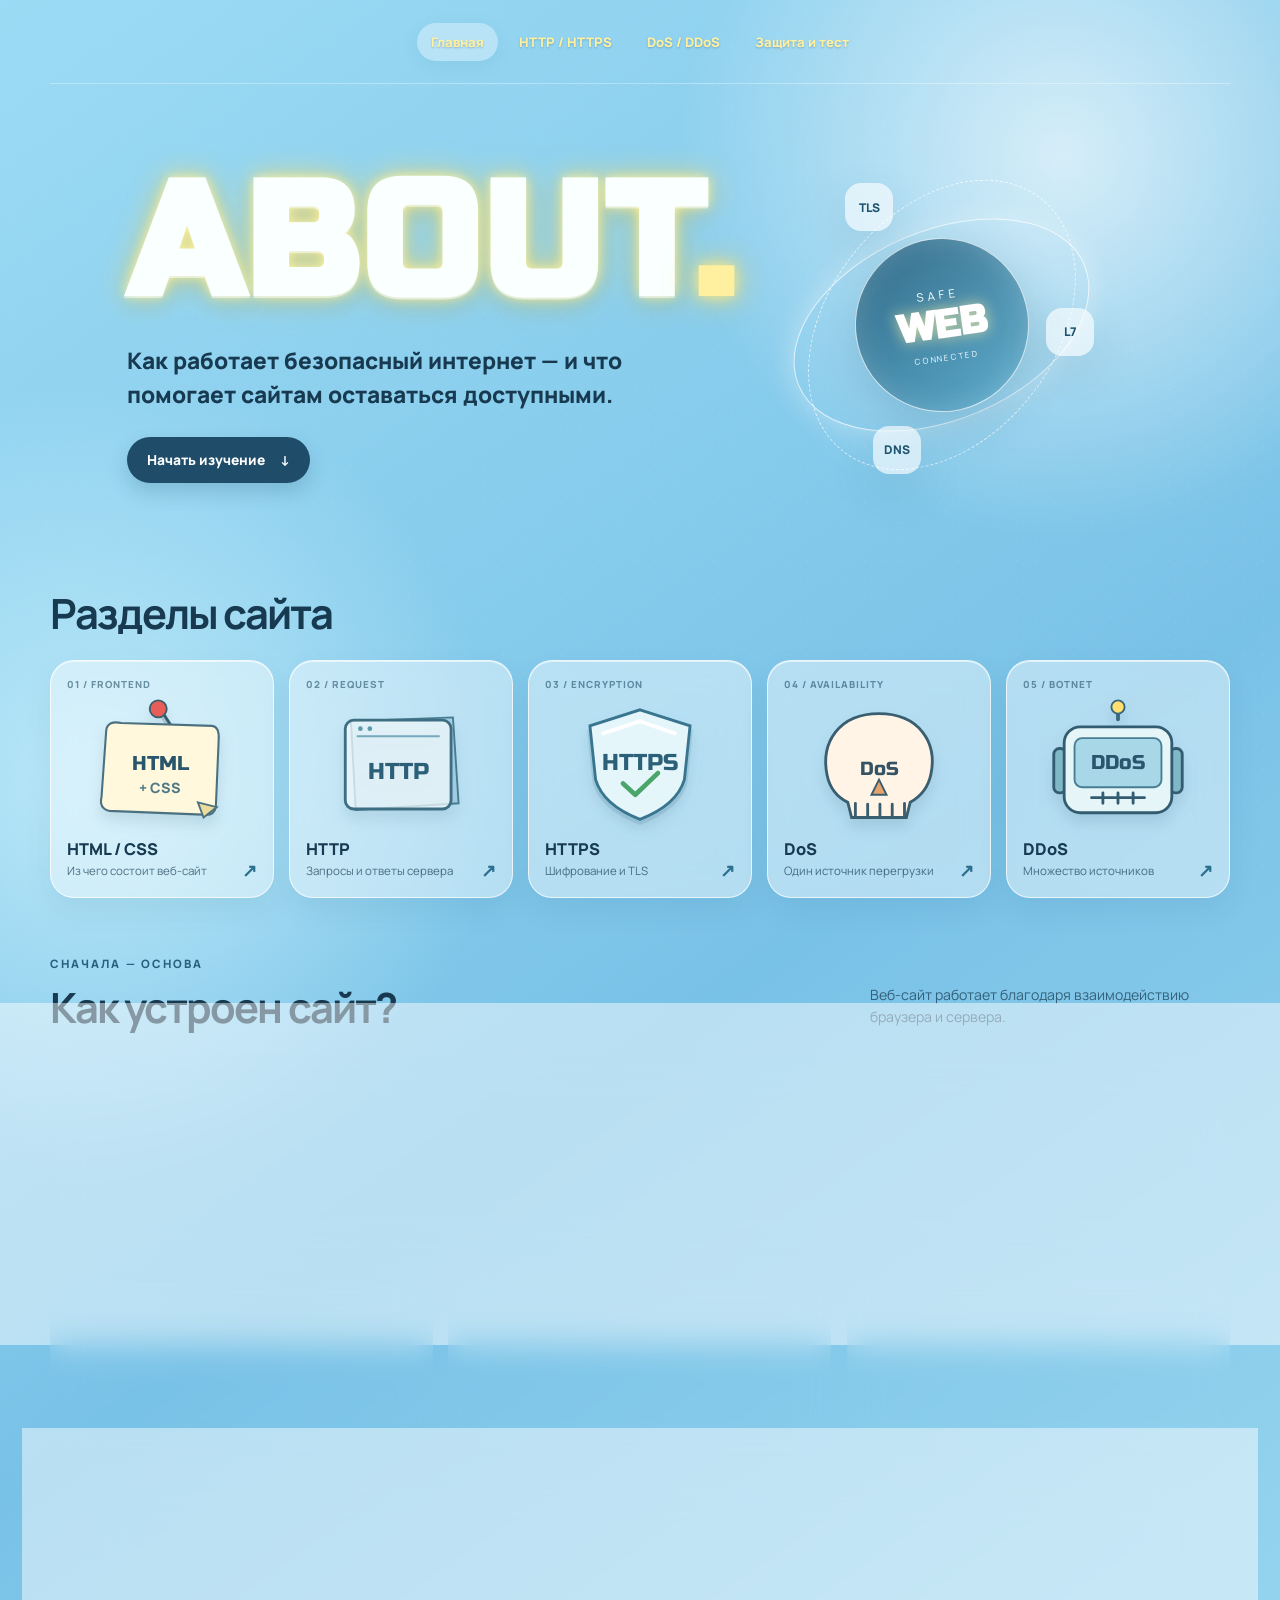
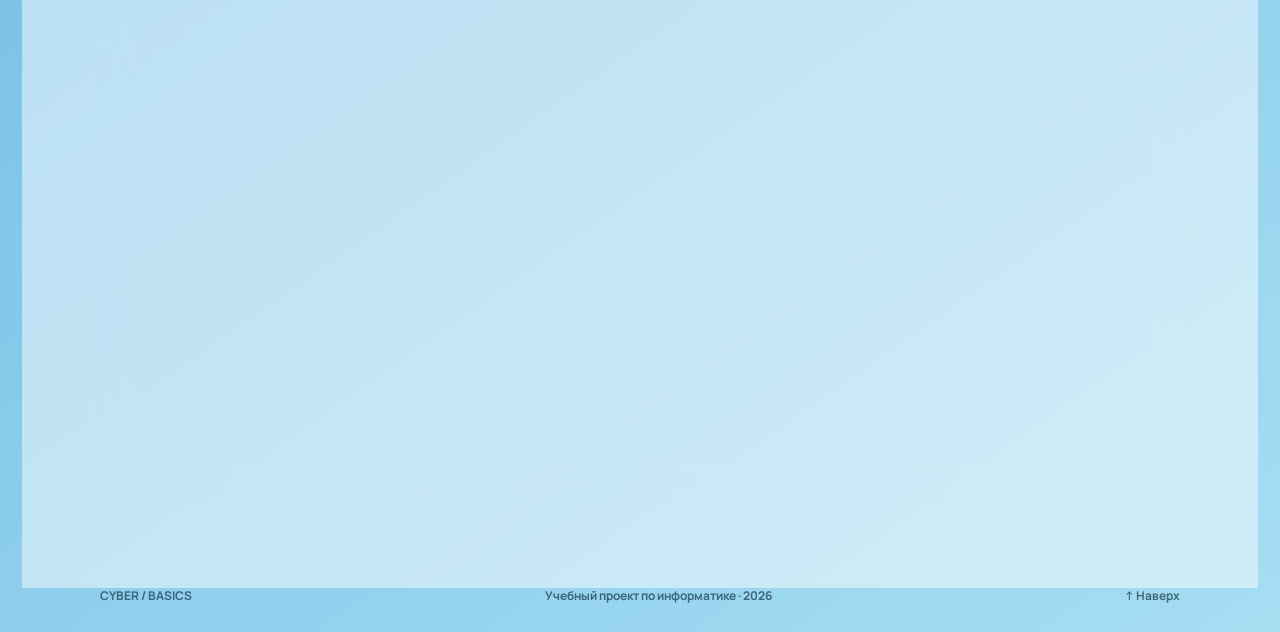
<file: index.html>
<!doctype html>
<html lang="ru">
<head>
  <meta charset="utf-8">
  <meta name="viewport" content="width=device-width, initial-scale=1">
  <meta name="description" content="Образовательный проект об основах кибербезопасности: устройство сайтов, HTTP, HTTPS и защита от DoS/DDoS.">
  <meta name="theme-color" content="#83c9ed">
  <title>ABOUT — основы кибербезопасности</title>
  <link rel="stylesheet" href="styles.css">
  <script src="script.js" defer></script>
</head>
<body id="top">
  <div class="site-shell">
    <header class="site-header">
      <nav class="main-nav" aria-label="Основная навигация">
        <a class="active" aria-current="page" href="index.html">Главная</a>
        <a href="https.html">HTTP / HTTPS</a>
        <a href="ddos.html">DoS / DDoS</a>
        <a href="protection.html">Защита и тест</a>
      </nav>
    </header>

    <main>
      <section class="home-hero">
        <div class="hero-copy">
          <h1 class="about-title">ABOUT<span class="title-period">.</span></h1>
          <p class="hero-lead">Как работает безопасный интернет — и что помогает сайтам оставаться доступными.</p>
          <a class="button button-primary" href="#topics">Начать изучение <span aria-hidden="true">↓</span></a>
        </div>
        <div class="hero-orbit" aria-hidden="true">
          <div class="orbit orbit-one"></div><div class="orbit orbit-two"></div>
          <div class="orbit-core"><span>SAFE</span><strong>WEB</strong><small>CONNECTED</small></div>
          <span class="orbit-tag tag-top">TLS</span><span class="orbit-tag tag-right">L7</span><span class="orbit-tag tag-bottom">DNS</span>
        </div>
      </section>

      <section class="section-block" id="topics">
        <div class="section-heading">
          <h2>Разделы сайта</h2>
        </div>
        <div class="topic-grid">
          <a class="topic-card topic-sticker" href="#architecture">
            <span class="card-number">01 / FRONTEND</span>
            <span class="illustration sticker-art" aria-hidden="true">
              <svg viewBox="0 0 180 145" role="img">
                <path class="pin-shadow" d="M89 16 L100 34"/><path class="pin-line" d="M88 12 L103 35"/>
                <circle class="pin-head" cx="86" cy="12" r="9"/>
                <path class="sticker-paper" d="M31 34 Q33 24 47 27 L143 30 Q151 31 150 45 L147 116 Q145 126 133 124 L34 120 Q23 117 26 105 Z"/>
                <path class="sticker-fold" d="M128 111 L148 116 L134 127 Z"/>
                <text x="88" y="77" text-anchor="middle" class="svg-word">HTML</text>
                <text x="88" y="101" text-anchor="middle" class="svg-subword">+ CSS</text>
              </svg>
            </span>
            <strong>HTML / CSS</strong><span class="topic-description">Из чего состоит веб-сайт</span><span class="card-arrow">↗</span>
          </a>
          <a class="topic-card topic-http" href="https.html#http">
            <span class="card-number">02 / REQUEST</span>
            <span class="illustration http-art" aria-hidden="true">
              <svg viewBox="0 0 180 145" role="img">
                <path class="frame-back" d="M37 25 L145 21 L151 112 L42 119 Z"/>
                <rect class="frame-front" x="31" y="24" width="112" height="94" rx="9"/>
                <path class="frame-line" d="M43 41 H131"/><circle cx="47" cy="33" r="2.5" class="frame-dot"/><circle cx="57" cy="33" r="2.5" class="frame-dot"/>
                <text x="87" y="86" text-anchor="middle" class="svg-large">HTTP</text>
              </svg>
            </span>
            <strong>HTTP</strong><span class="topic-description">Запросы и ответы сервера</span><span class="card-arrow">↗</span>
          </a>
          <a class="topic-card topic-https" href="https.html#https">
            <span class="card-number">03 / ENCRYPTION</span>
            <span class="illustration shield-art" aria-hidden="true">
              <svg viewBox="0 0 180 145" role="img">
                <path class="shield-shadow" d="M90 17 L146 34 L140 91 Q132 119 90 135 Q48 119 40 91 L34 34 Z"/>
                <path class="shield-shape" d="M90 13 L143 30 L137 87 Q129 114 90 129 Q51 114 43 87 L37 30 Z"/>
                <path class="shield-glint" d="M51 38 L90 25 L127 38"/>
                <text x="90" y="77" text-anchor="middle" class="svg-large">HTTPS</text>
                <path class="shield-check" d="M72 91 L85 103 L109 80"/>
              </svg>
            </span>
            <strong>HTTPS</strong><span class="topic-description">Шифрование и TLS</span><span class="card-arrow">↗</span>
          </a>
          <a class="topic-card topic-dos" href="ddos.html#dos">
            <span class="card-number">04 / AVAILABILITY</span>
            <span class="illustration skull-art" aria-hidden="true">
              <svg viewBox="0 0 180 145" role="img">
                <path class="skull-shape" d="M90 17 C48 17 28 47 35 82 Q39 102 57 111 L61 127 L119 127 L123 111 Q141 101 145 81 C152 47 132 17 90 17 Z"/>
                <text x="90" y="82" text-anchor="middle" class="svg-tiny">DoS</text>
                <path class="skull-nose" d="M90 87 L82 103 L98 103 Z"/>
                <path class="skull-teeth" d="M65 112 V126 M78 113 V127 M91 113 V127 M104 113 V127 M117 112 V126"/>
              </svg>
            </span>
            <strong>DoS</strong><span class="topic-description">Один источник перегрузки</span><span class="card-arrow">↗</span>
          </a>
          <a class="topic-card topic-ddos" href="ddos.html#ddos">
            <span class="card-number">05 / BOTNET</span>
            <span class="illustration robot-art" aria-hidden="true">
              <svg viewBox="0 0 180 145" role="img">
                <path class="antenna" d="M90 23 V12"/><circle class="antenna-ball" cx="90" cy="10" r="7"/>
                <rect class="robot-ear" x="22" y="54" width="13" height="47" rx="6"/><rect class="robot-ear" x="145" y="54" width="13" height="47" rx="6"/>
                <rect class="robot-body" x="33" y="31" width="114" height="91" rx="17"/>
                <rect class="robot-screen" x="44" y="43" width="92" height="52" rx="8"/>
                <text x="90" y="76" text-anchor="middle" class="svg-word">DDoS</text>
                <path class="robot-mouth" d="M62 106 H118 M74 101 V112 M90 101 V112 M106 101 V112"/>
              </svg>
            </span>
            <strong>DDoS</strong><span class="topic-description">Множество источников</span><span class="card-arrow">↗</span>
          </a>
        </div>
      </section>

      <section class="section-block architecture-section" id="architecture">
        <div class="section-heading">
          <div><p class="eyebrow">СНАЧАЛА — ОСНОВА</p><h2>Как устроен сайт?</h2></div>
          <p class="section-aside">Веб-сайт работает благодаря взаимодействию браузера и сервера.</p>
        </div>
        <div class="glass-panel architecture-flow">
          <div class="flow-node"><span class="flow-icon">01</span><strong>Браузер</strong><p>Пользователь вводит адрес и отправляет запрос.</p></div>
          <span class="flow-arrow" aria-hidden="true">→</span>
          <div class="flow-node"><span class="flow-icon">02</span><strong>Интернет и DNS</strong><p>Доменное имя сопоставляется с IP-адресом.</p></div>
          <span class="flow-arrow" aria-hidden="true">→</span>
          <div class="flow-node"><span class="flow-icon">03</span><strong>Веб-сервер</strong><p>Сервер обрабатывает запрос и отправляет данные обратно.</p></div>
        </div>
        <div class="tech-grid">
          <article class="glass-panel tech-card"><span class="tech-label">СТРУКТУРА</span><h3>HTML</h3><p>Размечает содержимое: заголовки, абзацы, изображения, таблицы и ссылки. Это не язык программирования, а язык разметки.</p></article>
          <article class="glass-panel tech-card"><span class="tech-label">ВНЕШНИЙ ВИД</span><h3>CSS</h3><p>Задаёт цвета, размеры, отступы, расположение элементов, анимации и адаптацию страницы под разные экраны.</p></article>
          <article class="glass-panel tech-card"><span class="tech-label">ПОВЕДЕНИЕ</span><h3>JavaScript</h3><p>Добавляет логику и интерактивность: проверяет формы, реагирует на нажатия и обновляет содержимое страницы.</p></article>
        </div>

        <figure class="glass-panel meme-panel meme-panel-html meme-panel-image-only">
          <img class="meme-image" src="assets/html-cat-meme.jpg" alt="Мем с котом, где кот обозначен как HTML среди других языков программирования">
        </figure>
      </section>

    </main>

    <footer class="site-footer">
      <div class="footer-content"><span>CYBER / BASICS</span><span>Учебный проект по информатике · 2026</span><a href="#top" aria-label="Наверх">↑ Наверх</a></div>
    </footer>
  </div>
</body>
</html>
</file>
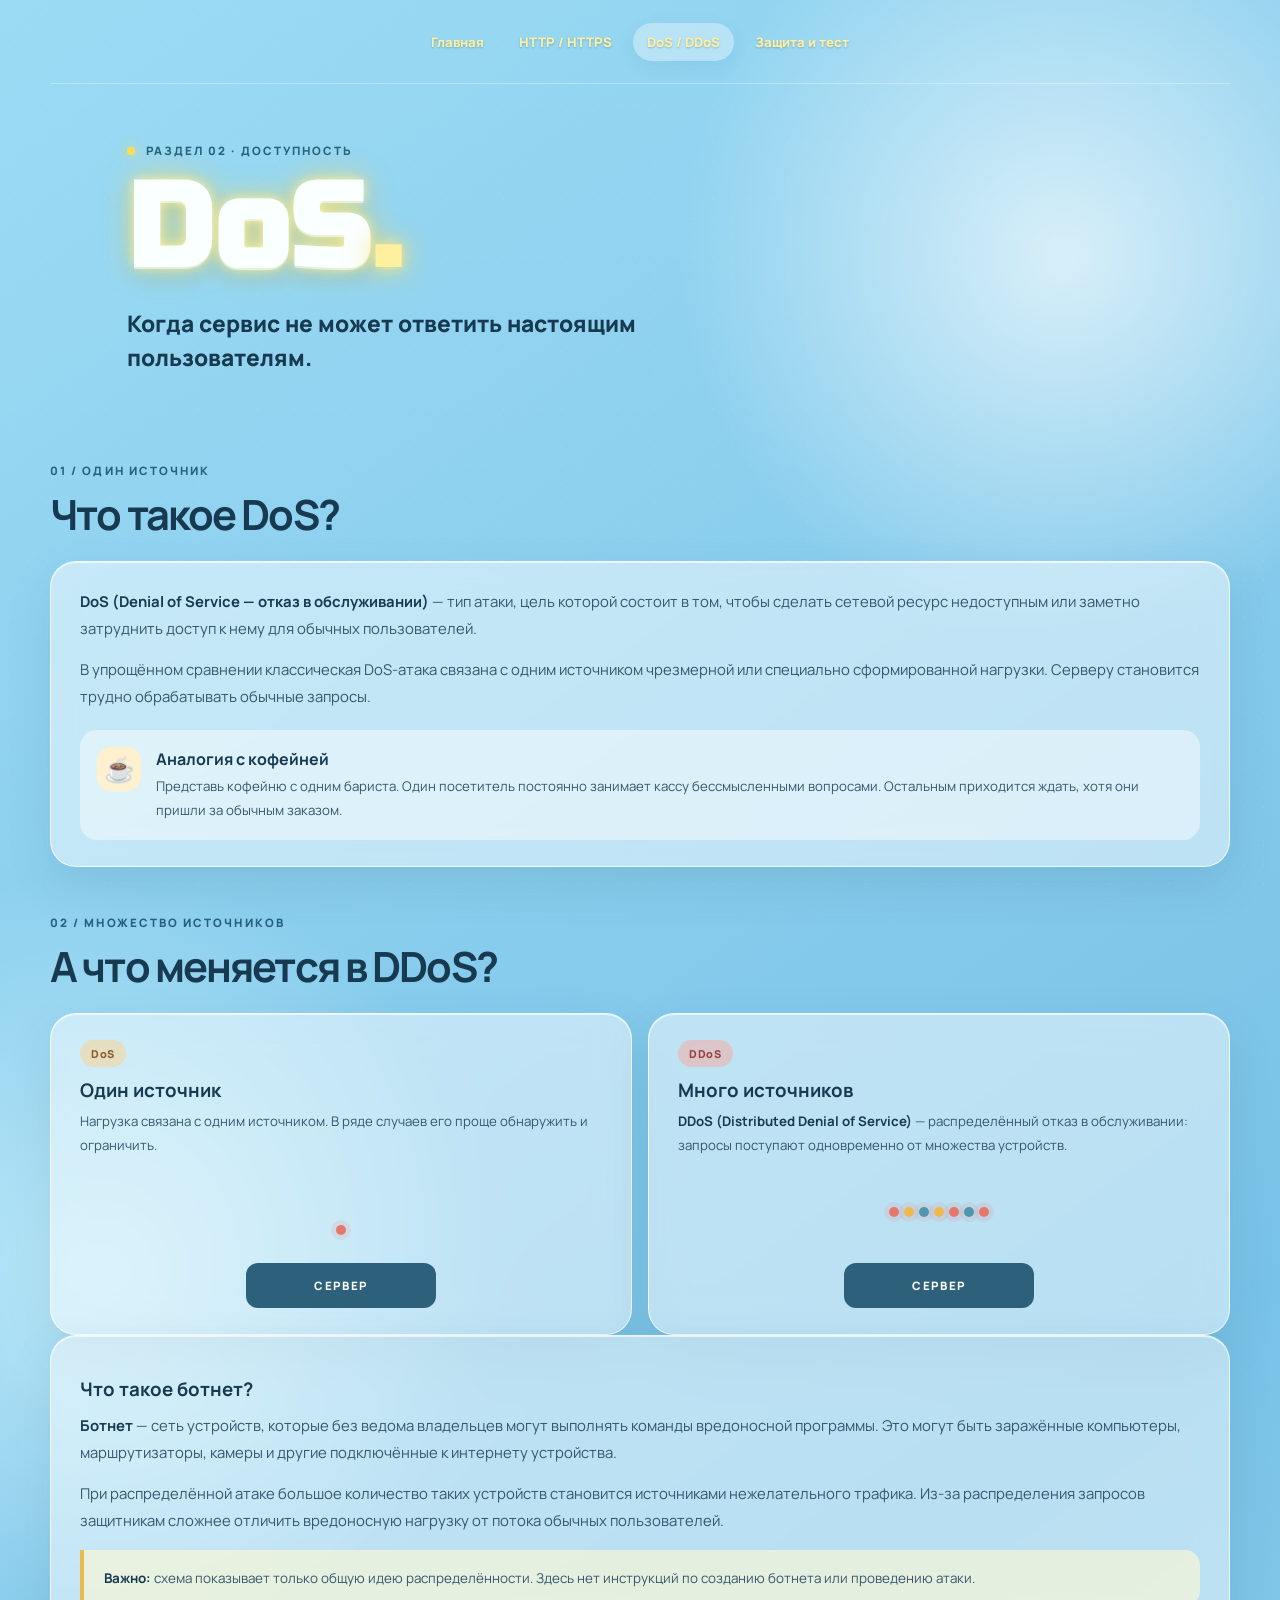
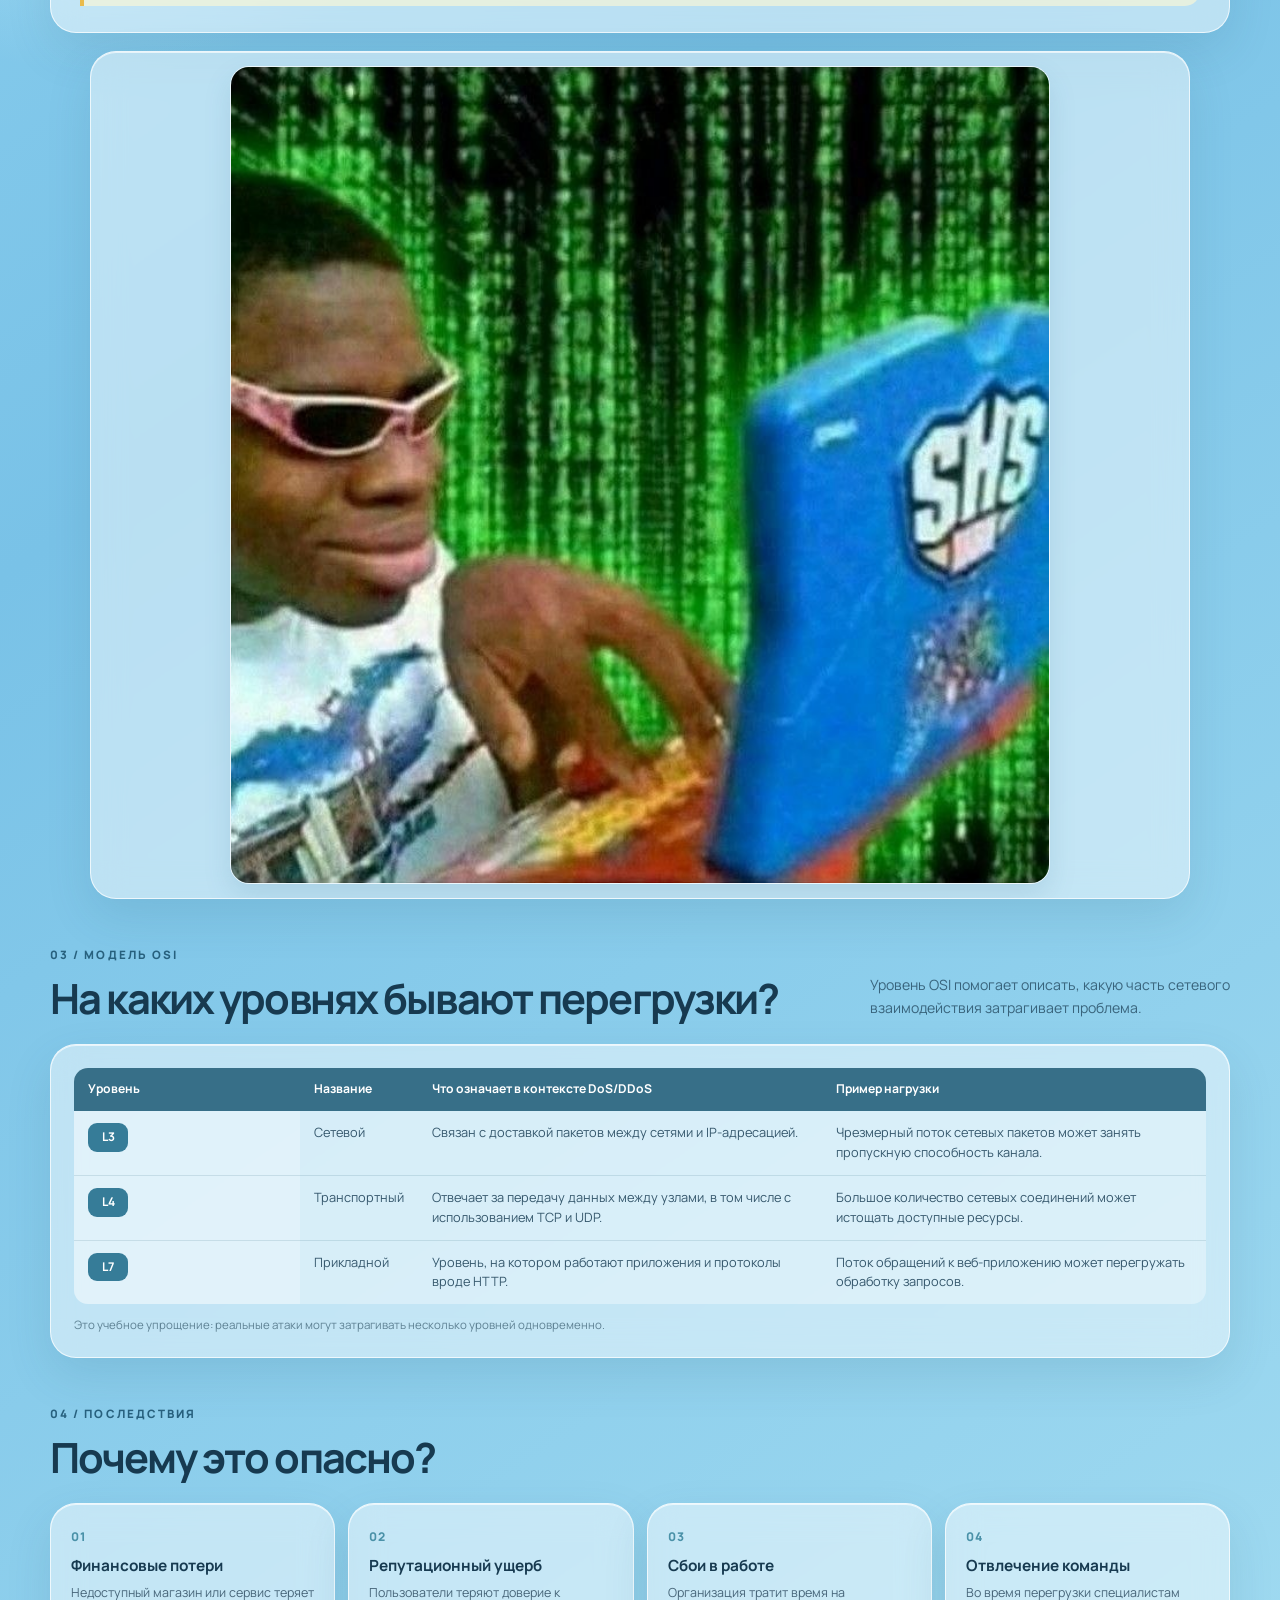
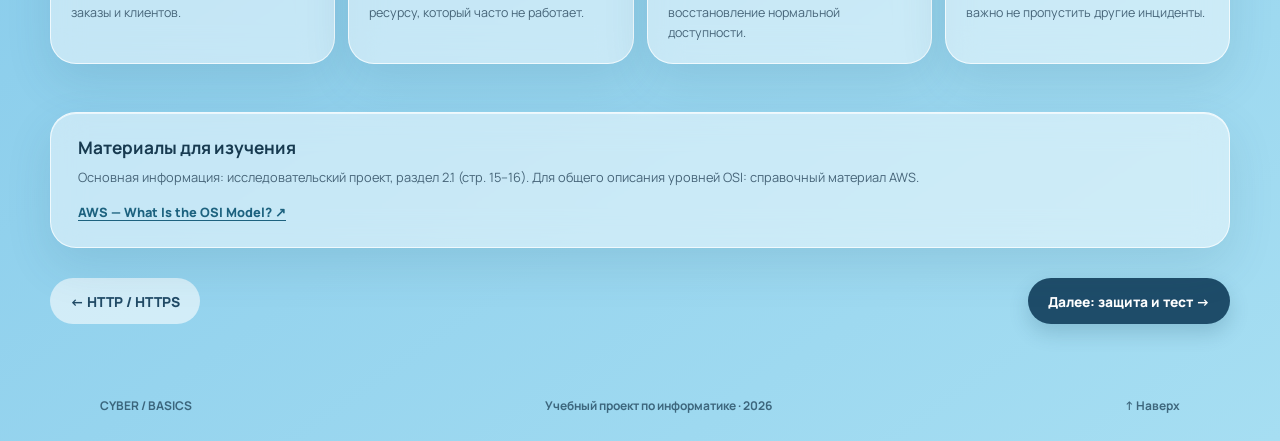
<file: ddos.html>
<!doctype html>
<html lang="ru">
<head>
  <meta charset="utf-8">
  <meta name="viewport" content="width=device-width, initial-scale=1">
  <meta name="description" content="Объяснение DoS и DDoS, ботнетов и уровней L3, L4, L7 модели OSI.">
  <meta name="theme-color" content="#83c9ed">
  <title>DoS / DDoS — доступность веб-сайта</title>
  <link rel="stylesheet" href="styles.css">
  <script src="script.js" defer></script>
</head>
<body id="top">
  <div class="site-shell">
    <header class="site-header"><nav class="main-nav" aria-label="Основная навигация"><a href="index.html">Главная</a><a href="https.html">HTTP / HTTPS</a><a class="active" aria-current="page" href="ddos.html">DoS / DDoS</a><a href="protection.html">Защита и тест</a></nav></header>
    <main class="inner-main">
      <section class="page-hero"><div><p class="eyebrow"><span class="eyebrow-dot"></span> РАЗДЕЛ 02 · ДОСТУПНОСТЬ</p><h1>DoS<span class="title-period">.</span></h1><p class="hero-lead">Когда сервис не может ответить настоящим пользователям.</p></div></section>

      <section class="content-section" id="dos"><div class="section-heading"><div><p class="eyebrow">01 / ОДИН ИСТОЧНИК</p><h2>Что такое DoS?</h2></div></div>
        <div class="glass-panel text-panel"><p><strong>DoS (Denial of Service — отказ в обслуживании)</strong> — тип атаки, цель которой состоит в том, чтобы сделать сетевой ресурс недоступным или заметно затруднить доступ к нему для обычных пользователей.</p><p>В упрощённом сравнении классическая DoS-атака связана с одним источником чрезмерной или специально сформированной нагрузки. Серверу становится трудно обрабатывать обычные запросы.</p>
          <div class="analogy"><span class="analogy-icon">☕</span><div><b>Аналогия с кофейней</b><p>Представь кофейню с одним бариста. Один посетитель постоянно занимает кассу бессмысленными вопросами. Остальным приходится ждать, хотя они пришли за обычным заказом.</p></div></div>
        </div>
      </section>

      <section class="content-section" id="ddos"><div class="section-heading"><div><p class="eyebrow">02 / МНОЖЕСТВО ИСТОЧНИКОВ</p><h2>А что меняется в DDoS?</h2></div></div>
        <div class="two-column">
          <article class="glass-panel text-panel comparison-card"><span class="pill pill-warning">DoS</span><h3>Один источник</h3><p>Нагрузка связана с одним источником. В ряде случаев его проще обнаружить и ограничить.</p><div class="source-dots single-source"><span></span></div><div class="server-target">СЕРВЕР</div></article>
          <article class="glass-panel text-panel comparison-card"><span class="pill pill-danger">DDoS</span><h3>Много источников</h3><p><strong>DDoS (Distributed Denial of Service)</strong> — распределённый отказ в обслуживании: запросы поступают одновременно от множества устройств.</p><div class="source-dots multi-source"><span></span><span></span><span></span><span></span><span></span><span></span><span></span></div><div class="server-target">СЕРВЕР</div></article>
        </div>
        <div class="glass-panel text-panel"><h3>Что такое ботнет?</h3><p><strong>Ботнет</strong> — сеть устройств, которые без ведома владельцев могут выполнять команды вредоносной программы. Это могут быть заражённые компьютеры, маршрутизаторы, камеры и другие подключённые к интернету устройства.</p><p>При распределённой атаке большое количество таких устройств становится источниками нежелательного трафика. Из-за распределения запросов защитникам сложнее отличить вредоносную нагрузку от потока обычных пользователей.</p><div class="callout"><strong>Важно:</strong> схема показывает только общую идею распределённости. Здесь нет инструкций по созданию ботнета или проведению атаки.</div></div>

        <figure class="glass-panel meme-panel meme-panel-ddos meme-panel-image-only">
          <img class="meme-image" src="assets/ddos-meme.jpg" alt="Мем с человеком и экраном с надписью SLS на фоне цифрового кода">
        </figure>
      </section>

      <section class="content-section"><div class="section-heading"><div><p class="eyebrow">03 / МОДЕЛЬ OSI</p><h2>На каких уровнях бывают перегрузки?</h2></div><p class="section-aside">Уровень OSI помогает описать, какую часть сетевого взаимодействия затрагивает проблема.</p></div>
        <div class="glass-panel table-panel"><div class="table-scroll"><table><thead><tr><th>Уровень</th><th>Название</th><th>Что означает в контексте DoS/DDoS</th><th>Пример нагрузки</th></tr></thead><tbody>
          <tr><th><span class="layer-chip">L3</span></th><td>Сетевой</td><td>Связан с доставкой пакетов между сетями и IP-адресацией.</td><td>Чрезмерный поток сетевых пакетов может занять пропускную способность канала.</td></tr>
          <tr><th><span class="layer-chip">L4</span></th><td>Транспортный</td><td>Отвечает за передачу данных между узлами, в том числе с использованием TCP и UDP.</td><td>Большое количество сетевых соединений может истощать доступные ресурсы.</td></tr>
          <tr><th><span class="layer-chip">L7</span></th><td>Прикладной</td><td>Уровень, на котором работают приложения и протоколы вроде HTTP.</td><td>Поток обращений к веб-приложению может перегружать обработку запросов.</td></tr>
        </tbody></table></div><p class="table-footnote">Это учебное упрощение: реальные атаки могут затрагивать несколько уровней одновременно.</p></div>
      </section>

      <section class="content-section"><div class="section-heading"><div><p class="eyebrow">04 / ПОСЛЕДСТВИЯ</p><h2>Почему это опасно?</h2></div></div>
        <div class="impact-grid">
          <article class="glass-panel impact-card"><span>01</span><h3>Финансовые потери</h3><p>Недоступный магазин или сервис теряет заказы и клиентов.</p></article>
          <article class="glass-panel impact-card"><span>02</span><h3>Репутационный ущерб</h3><p>Пользователи теряют доверие к ресурсу, который часто не работает.</p></article>
          <article class="glass-panel impact-card"><span>03</span><h3>Сбои в работе</h3><p>Организация тратит время на восстановление нормальной доступности.</p></article>
          <article class="glass-panel impact-card"><span>04</span><h3>Отвлечение команды</h3><p>Во время перегрузки специалистам важно не пропустить другие инциденты.</p></article>
        </div>
      </section>

      <section class="source-box glass-panel"><h3>Материалы для изучения</h3><p>Основная информация: исследовательский проект, раздел 2.1 (стр. 15–16). Для общего описания уровней OSI: справочный материал AWS.</p><a href="https://aws.amazon.com/what-is/osi-model/" target="_blank" rel="noopener noreferrer">AWS — What Is the OSI Model? ↗</a></section>
      <div class="page-switch"><a class="button button-soft" href="https.html">← HTTP / HTTPS</a><a class="button button-primary" href="protection.html">Далее: защита и тест →</a></div>
    </main>
    <footer class="site-footer"><div class="footer-content"><span>CYBER / BASICS</span><span>Учебный проект по информатике · 2026</span><a href="#top">↑ Наверх</a></div></footer>
  </div>
</body>
</html>
</file>
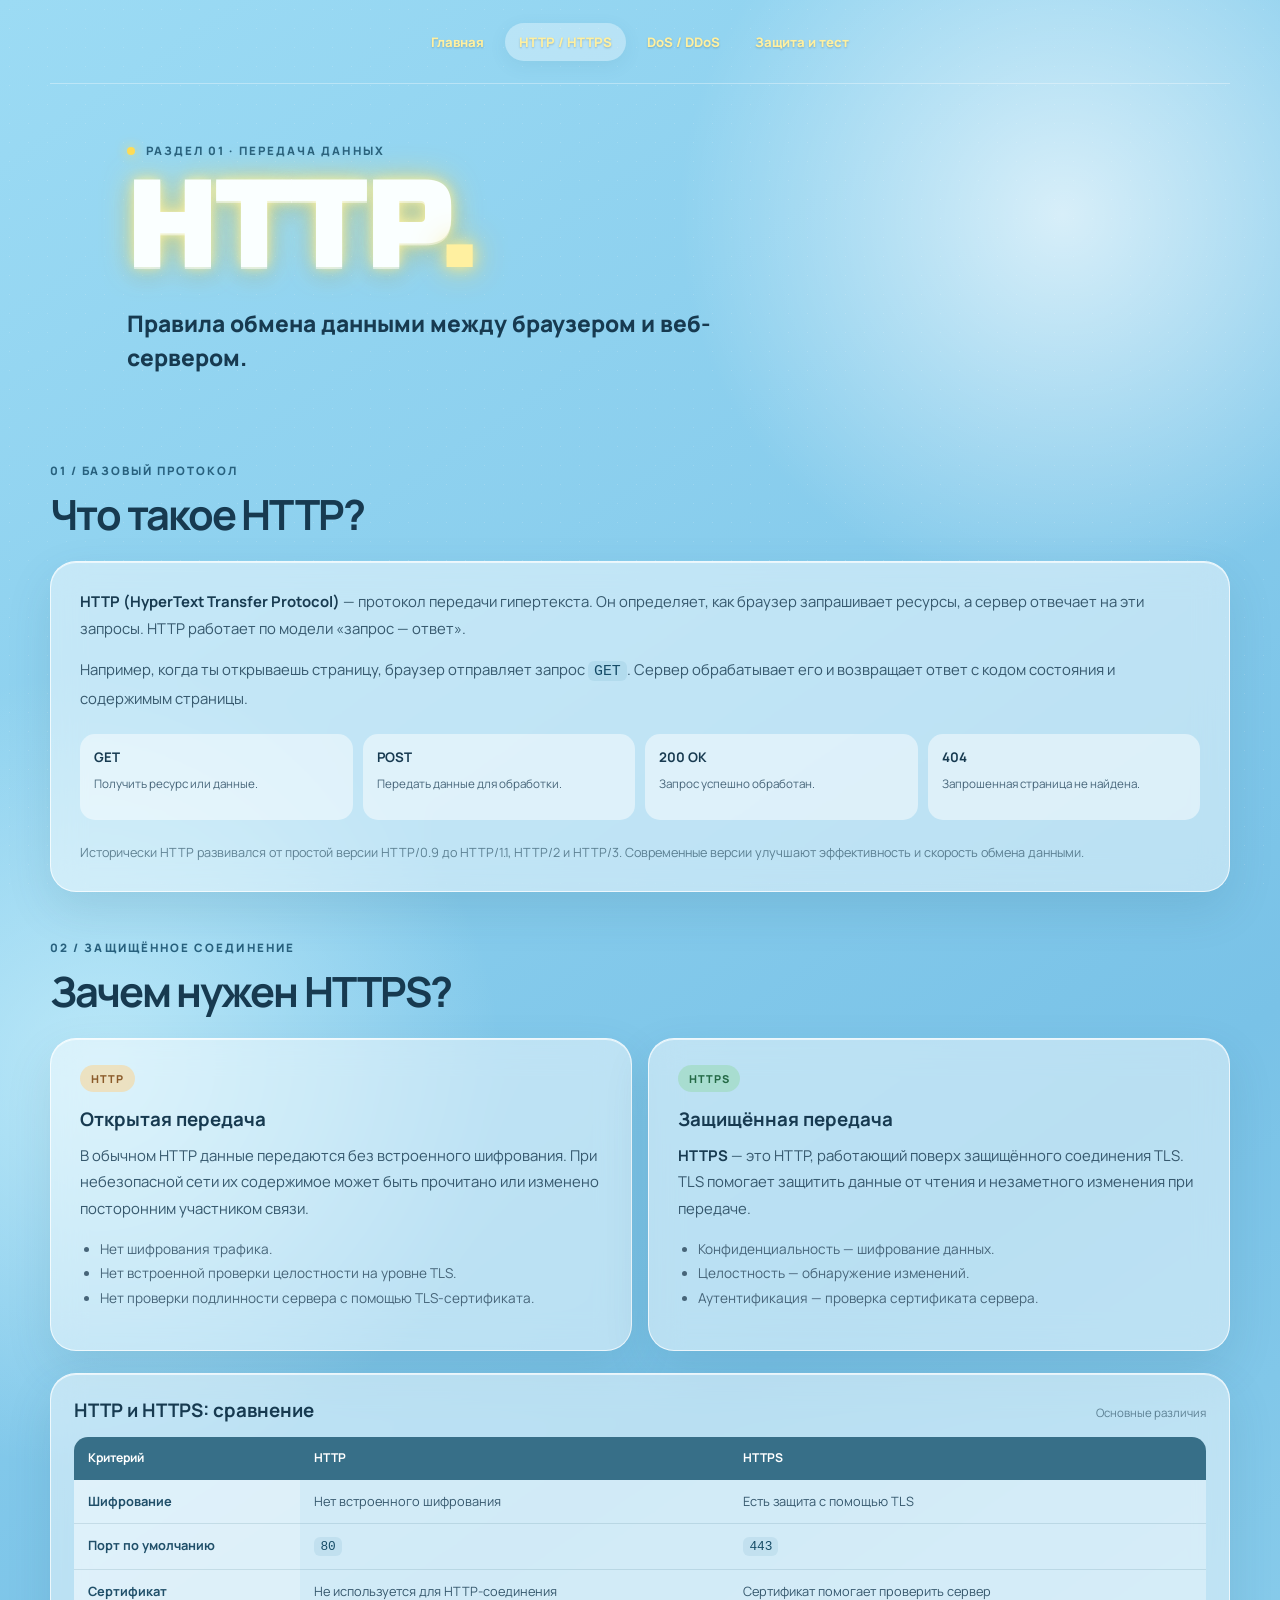
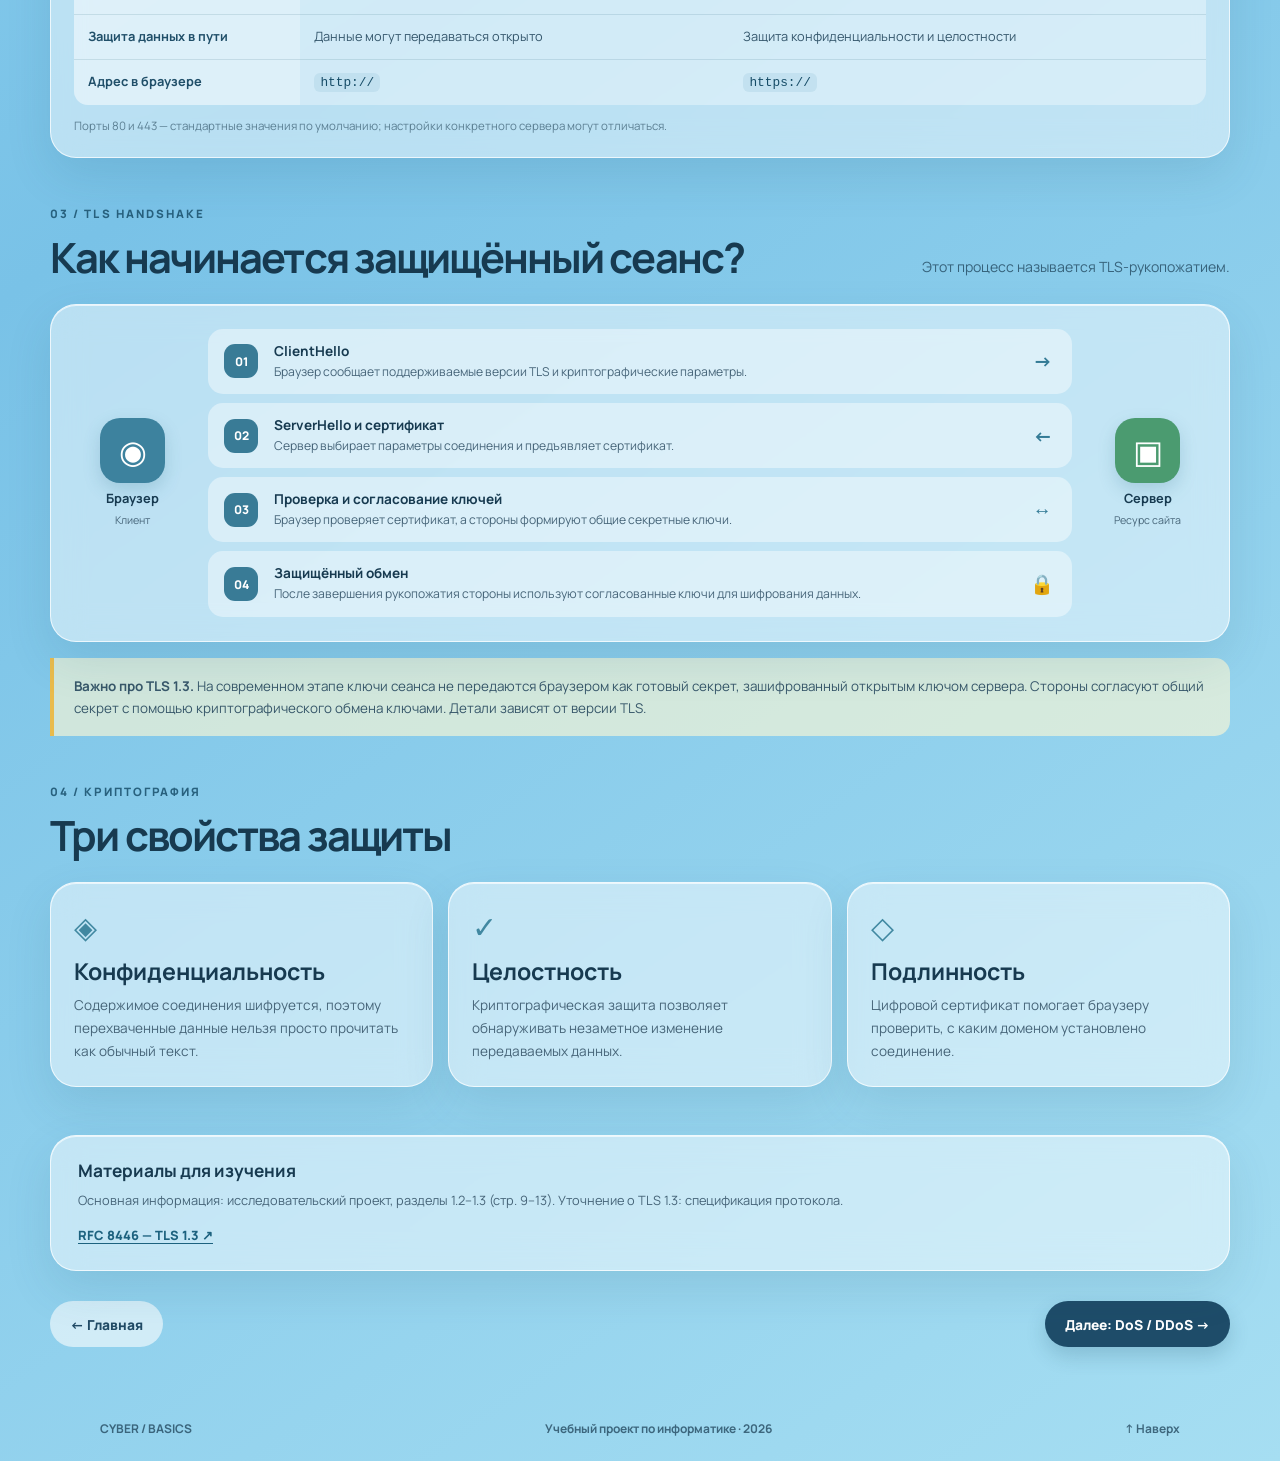
<file: https.html>
<!doctype html>
<html lang="ru">
<head>
  <meta charset="utf-8">
  <meta name="viewport" content="width=device-width, initial-scale=1">
  <meta name="description" content="Чем отличаются HTTP и HTTPS, что дают TLS, сертификаты и шифрование.">
  <meta name="theme-color" content="#83c9ed">
  <title>HTTP / HTTPS — защита соединения</title>
  <link rel="stylesheet" href="styles.css">
  <script src="script.js" defer></script>
</head>
<body id="top">
  <div class="site-shell">
    <header class="site-header">
      <nav class="main-nav" aria-label="Основная навигация"><a href="index.html">Главная</a><a class="active" aria-current="page" href="https.html">HTTP / HTTPS</a><a href="ddos.html">DoS / DDoS</a><a href="protection.html">Защита и тест</a></nav>
    </header>

    <main class="inner-main">
      <section class="page-hero">
        <div><p class="eyebrow"><span class="eyebrow-dot"></span> РАЗДЕЛ 01 · ПЕРЕДАЧА ДАННЫХ</p><h1>HTTP<span class="title-period">.</span></h1><p class="hero-lead">Правила обмена данными между браузером и веб-сервером.</p></div>
      </section>

      <section class="content-section" id="http">
        <div class="section-heading"><div><p class="eyebrow">01 / БАЗОВЫЙ ПРОТОКОЛ</p><h2>Что такое HTTP?</h2></div></div>
        <div class="glass-panel text-panel">
          <p><strong>HTTP (HyperText Transfer Protocol)</strong> — протокол передачи гипертекста. Он определяет, как браузер запрашивает ресурсы, а сервер отвечает на эти запросы. HTTP работает по модели «запрос — ответ».</p>
          <p>Например, когда ты открываешь страницу, браузер отправляет запрос <code>GET</code>. Сервер обрабатывает его и возвращает ответ с кодом состояния и содержимым страницы.</p>
          <div class="mini-grid">
            <div class="mini-info"><b>GET</b><span>Получить ресурс или данные.</span></div>
            <div class="mini-info"><b>POST</b><span>Передать данные для обработки.</span></div>
            <div class="mini-info"><b>200 OK</b><span>Запрос успешно обработан.</span></div>
            <div class="mini-info"><b>404</b><span>Запрошенная страница не найдена.</span></div>
          </div>
          <p class="small-muted">Исторически HTTP развивался от простой версии HTTP/0.9 до HTTP/1.1, HTTP/2 и HTTP/3. Современные версии улучшают эффективность и скорость обмена данными.</p>
        </div>
      </section>

      <section class="content-section" id="https">
        <div class="section-heading"><div><p class="eyebrow">02 / ЗАЩИЩЁННОЕ СОЕДИНЕНИЕ</p><h2>Зачем нужен HTTPS?</h2></div></div>
        <div class="two-column">
          <article class="glass-panel text-panel"><span class="pill pill-warning">HTTP</span><h3>Открытая передача</h3><p>В обычном HTTP данные передаются без встроенного шифрования. При небезопасной сети их содержимое может быть прочитано или изменено посторонним участником связи.</p><ul class="clean-list"><li>Нет шифрования трафика.</li><li>Нет встроенной проверки целостности на уровне TLS.</li><li>Нет проверки подлинности сервера с помощью TLS-сертификата.</li></ul></article>
          <article class="glass-panel text-panel"><span class="pill pill-success">HTTPS</span><h3>Защищённая передача</h3><p><strong>HTTPS</strong> — это HTTP, работающий поверх защищённого соединения TLS. TLS помогает защитить данные от чтения и незаметного изменения при передаче.</p><ul class="clean-list"><li>Конфиденциальность — шифрование данных.</li><li>Целостность — обнаружение изменений.</li><li>Аутентификация — проверка сертификата сервера.</li></ul></article>
        </div>
        <div class="glass-panel table-panel">
          <div class="table-title"><h3>HTTP и HTTPS: сравнение</h3><span class="table-caption">Основные различия</span></div>
          <div class="table-scroll"><table><thead><tr><th>Критерий</th><th>HTTP</th><th>HTTPS</th></tr></thead><tbody>
            <tr><th>Шифрование</th><td>Нет встроенного шифрования</td><td>Есть защита с помощью TLS</td></tr>
            <tr><th>Порт по умолчанию</th><td><code>80</code></td><td><code>443</code></td></tr>
            <tr><th>Сертификат</th><td>Не используется для HTTP-соединения</td><td>Сертификат помогает проверить сервер</td></tr>
            <tr><th>Защита данных в пути</th><td>Данные могут передаваться открыто</td><td>Защита конфиденциальности и целостности</td></tr>
            <tr><th>Адрес в браузере</th><td><code>http://</code></td><td><code>https://</code></td></tr>
          </tbody></table></div>
          <p class="table-footnote">Порты 80 и 443 — стандартные значения по умолчанию; настройки конкретного сервера могут отличаться.</p>
        </div>
      </section>

      <section class="content-section">
        <div class="section-heading"><div><p class="eyebrow">03 / TLS HANDSHAKE</p><h2>Как начинается защищённый сеанс?</h2></div><p class="section-aside">Этот процесс называется TLS-рукопожатием.</p></div>
        <div class="glass-panel handshake-panel">
          <div class="handshake-party"><span class="party-icon">◉</span><strong>Браузер</strong><small>Клиент</small></div>
          <div class="handshake-steps">
            <div class="handshake-step"><span class="step-count">01</span><div><b>ClientHello</b><p>Браузер сообщает поддерживаемые версии TLS и криптографические параметры.</p></div><span class="step-arrow">→</span></div>
            <div class="handshake-step"><span class="step-count">02</span><div><b>ServerHello и сертификат</b><p>Сервер выбирает параметры соединения и предъявляет сертификат.</p></div><span class="step-arrow">←</span></div>
            <div class="handshake-step"><span class="step-count">03</span><div><b>Проверка и согласование ключей</b><p>Браузер проверяет сертификат, а стороны формируют общие секретные ключи.</p></div><span class="step-arrow">↔</span></div>
            <div class="handshake-step"><span class="step-count">04</span><div><b>Защищённый обмен</b><p>После завершения рукопожатия стороны используют согласованные ключи для шифрования данных.</p></div><span class="step-arrow">🔒</span></div>
          </div>
          <div class="handshake-party"><span class="party-icon server-icon">▣</span><strong>Сервер</strong><small>Ресурс сайта</small></div>
        </div>
        <div class="callout"><strong>Важно про TLS 1.3.</strong> На современном этапе ключи сеанса не передаются браузером как готовый секрет, зашифрованный открытым ключом сервера. Стороны согласуют общий секрет с помощью криптографического обмена ключами. Детали зависят от версии TLS.</div>
      </section>

      <section class="content-section">
        <div class="section-heading"><div><p class="eyebrow">04 / КРИПТОГРАФИЯ</p><h2>Три свойства защиты</h2></div></div>
        <div class="tech-grid three-up">
          <article class="glass-panel tech-card"><span class="feature-icon">◈</span><h3>Конфиденциальность</h3><p>Содержимое соединения шифруется, поэтому перехваченные данные нельзя просто прочитать как обычный текст.</p></article>
          <article class="glass-panel tech-card"><span class="feature-icon">✓</span><h3>Целостность</h3><p>Криптографическая защита позволяет обнаруживать незаметное изменение передаваемых данных.</p></article>
          <article class="glass-panel tech-card"><span class="feature-icon">◇</span><h3>Подлинность</h3><p>Цифровой сертификат помогает браузеру проверить, с каким доменом установлено соединение.</p></article>
        </div>
      </section>

      <section class="source-box glass-panel"><h3>Материалы для изучения</h3><p>Основная информация: исследовательский проект, разделы 1.2–1.3 (стр. 9–13). Уточнение о TLS 1.3: спецификация протокола.</p><a href="https://www.rfc-editor.org/rfc/rfc8446" target="_blank" rel="noopener noreferrer">RFC 8446 — TLS 1.3 ↗</a></section>
      <div class="page-switch"><a class="button button-soft" href="index.html">← Главная</a><a class="button button-primary" href="ddos.html">Далее: DoS / DDoS →</a></div>
    </main>
    <footer class="site-footer"><div class="footer-content"><span>CYBER / BASICS</span><span>Учебный проект по информатике · 2026</span><a href="#top">↑ Наверх</a></div></footer>
  </div>
</body>
</html>
</file>
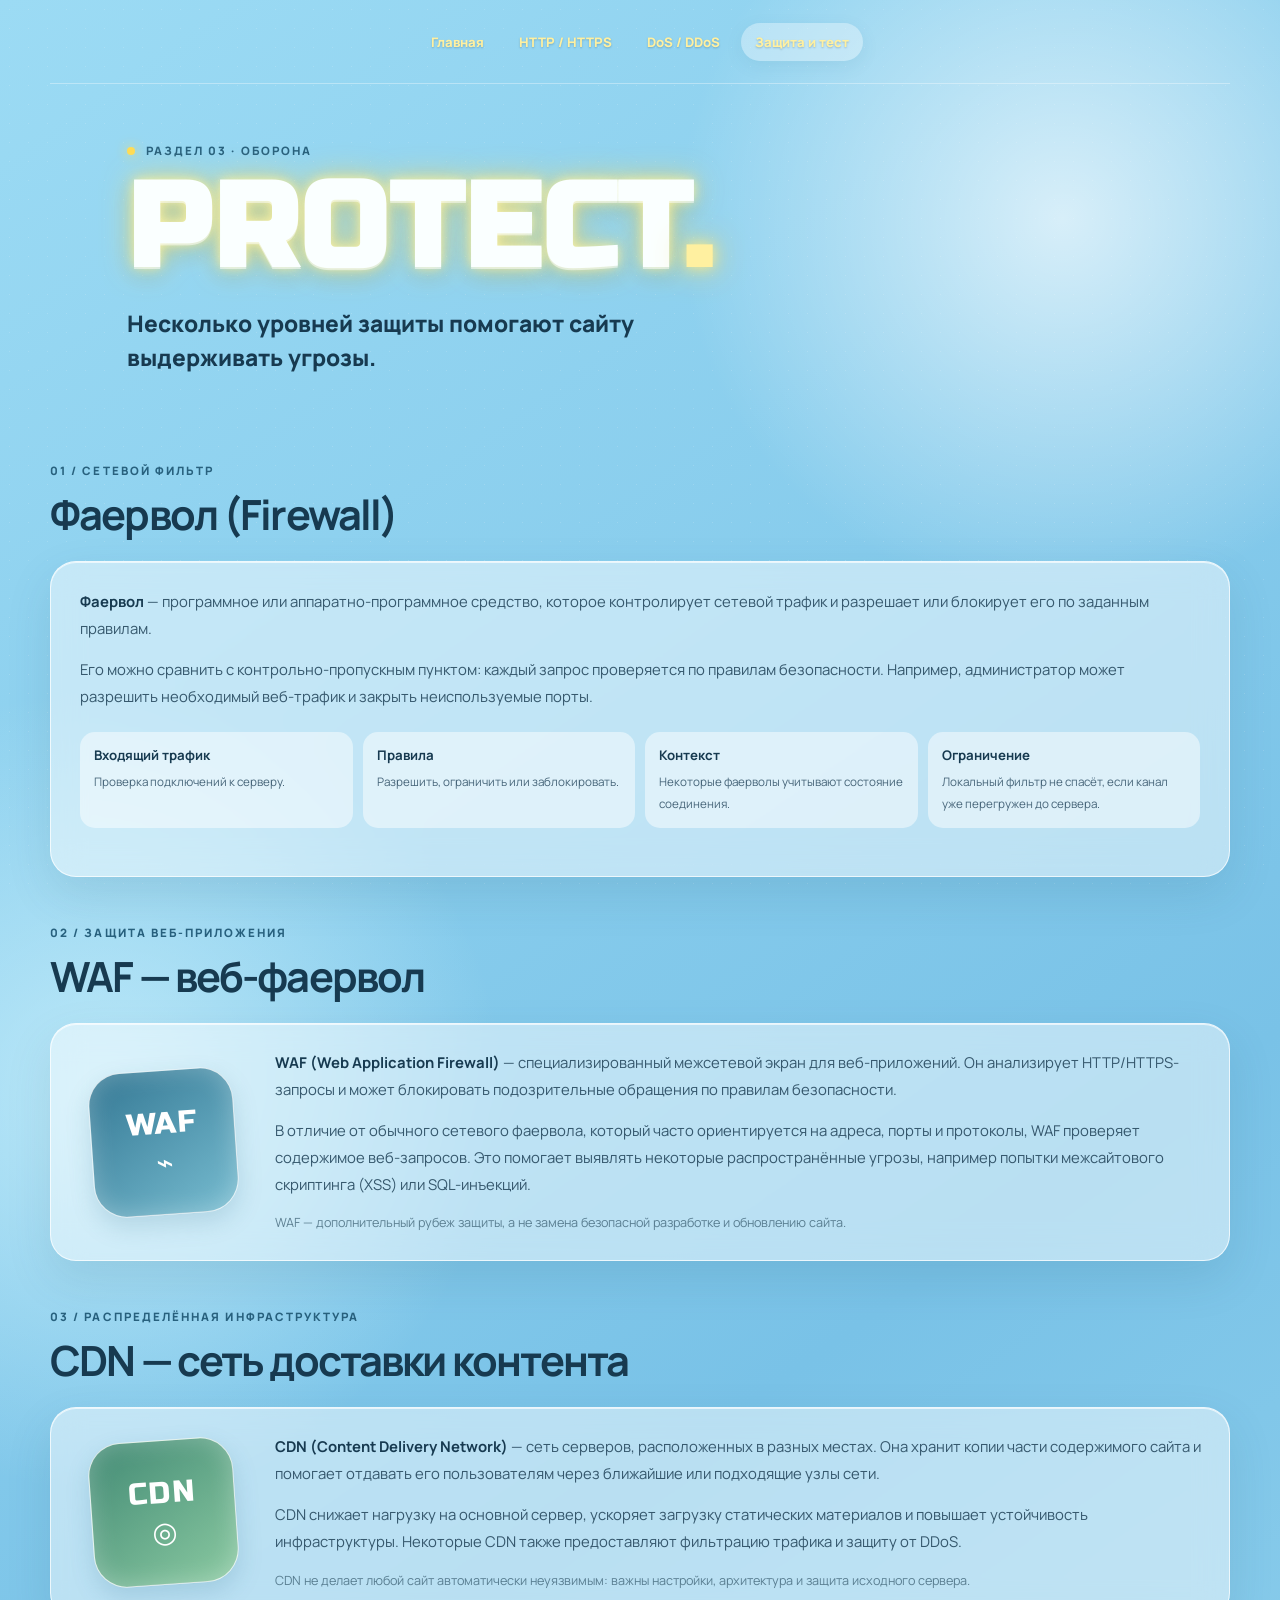
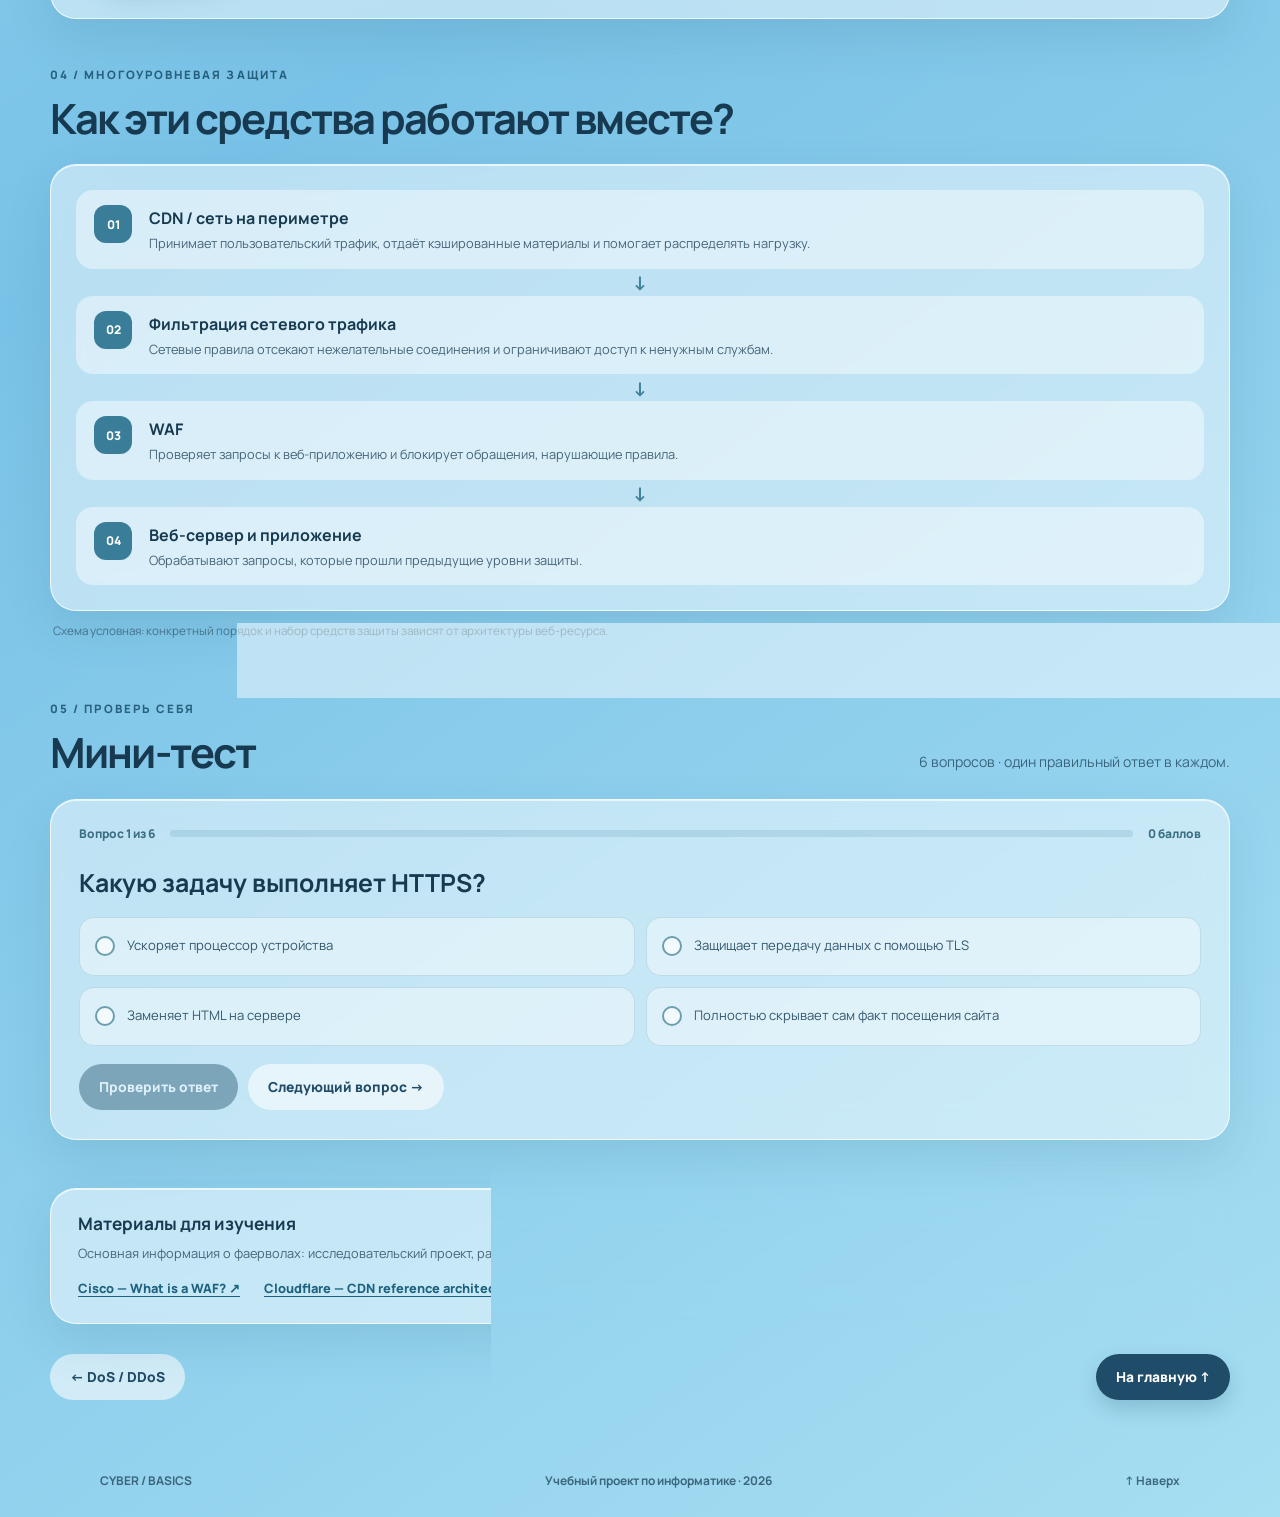
<file: protection.html>
<!doctype html>
<html lang="ru">
<head>
  <meta charset="utf-8">
  <meta name="viewport" content="width=device-width, initial-scale=1">
  <meta name="description" content="Как фаерволы, WAF и CDN помогают защищать веб-ресурсы, и интерактивный тест по кибербезопасности.">
  <meta name="theme-color" content="#83c9ed">
  <title>Защита и тест — основы кибербезопасности</title>
  <link rel="stylesheet" href="styles.css">
  <script src="script.js" defer></script>
</head>
<body id="top">
  <div class="site-shell">
    <header class="site-header"><nav class="main-nav" aria-label="Основная навигация"><a href="index.html">Главная</a><a href="https.html">HTTP / HTTPS</a><a href="ddos.html">DoS / DDoS</a><a class="active" aria-current="page" href="protection.html">Защита и тест</a></nav></header>
    <main class="inner-main">
      <section class="page-hero"><div><p class="eyebrow"><span class="eyebrow-dot"></span> РАЗДЕЛ 03 · ОБОРОНА</p><h1>PROTECT<span class="title-period">.</span></h1><p class="hero-lead">Несколько уровней защиты помогают сайту выдерживать угрозы.</p></div></section>

      <section class="content-section"><div class="section-heading"><div><p class="eyebrow">01 / СЕТЕВОЙ ФИЛЬТР</p><h2>Фаервол (Firewall)</h2></div></div>
        <div class="glass-panel text-panel"><p><strong>Фаервол</strong> — программное или аппаратно-программное средство, которое контролирует сетевой трафик и разрешает или блокирует его по заданным правилам.</p><p>Его можно сравнить с контрольно-пропускным пунктом: каждый запрос проверяется по правилам безопасности. Например, администратор может разрешить необходимый веб-трафик и закрыть неиспользуемые порты.</p><div class="mini-grid"><div class="mini-info"><b>Входящий трафик</b><span>Проверка подключений к серверу.</span></div><div class="mini-info"><b>Правила</b><span>Разрешить, ограничить или заблокировать.</span></div><div class="mini-info"><b>Контекст</b><span>Некоторые фаерволы учитывают состояние соединения.</span></div><div class="mini-info"><b>Ограничение</b><span>Локальный фильтр не спасёт, если канал уже перегружен до сервера.</span></div></div></div>
      </section>

      <section class="content-section"><div class="section-heading"><div><p class="eyebrow">02 / ЗАЩИТА ВЕБ-ПРИЛОЖЕНИЯ</p><h2>WAF — веб-фаервол</h2></div></div>
        <div class="glass-panel feature-split"><div class="feature-symbol waf-symbol" aria-hidden="true"><span>WAF</span><i>⌁</i></div><div class="text-panel"><p><strong>WAF (Web Application Firewall)</strong> — специализированный межсетевой экран для веб-приложений. Он анализирует HTTP/HTTPS-запросы и может блокировать подозрительные обращения по правилам безопасности.</p><p>В отличие от обычного сетевого фаервола, который часто ориентируется на адреса, порты и протоколы, WAF проверяет содержимое веб-запросов. Это помогает выявлять некоторые распространённые угрозы, например попытки межсайтового скриптинга (XSS) или SQL-инъекций.</p><p class="small-muted">WAF — дополнительный рубеж защиты, а не замена безопасной разработке и обновлению сайта.</p></div></div>
      </section>

      <section class="content-section"><div class="section-heading"><div><p class="eyebrow">03 / РАСПРЕДЕЛЁННАЯ ИНФРАСТРУКТУРА</p><h2>CDN — сеть доставки контента</h2></div></div>
        <div class="glass-panel feature-split"><div class="feature-symbol cdn-symbol" aria-hidden="true"><span>CDN</span><i>◎</i></div><div class="text-panel"><p><strong>CDN (Content Delivery Network)</strong> — сеть серверов, расположенных в разных местах. Она хранит копии части содержимого сайта и помогает отдавать его пользователям через ближайшие или подходящие узлы сети.</p><p>CDN снижает нагрузку на основной сервер, ускоряет загрузку статических материалов и повышает устойчивость инфраструктуры. Некоторые CDN также предоставляют фильтрацию трафика и защиту от DDoS.</p><p class="small-muted">CDN не делает любой сайт автоматически неуязвимым: важны настройки, архитектура и защита исходного сервера.</p></div></div>
      </section>

      <section class="content-section"><div class="section-heading"><div><p class="eyebrow">04 / МНОГОУРОВНЕВАЯ ЗАЩИТА</p><h2>Как эти средства работают вместе?</h2></div></div>
        <div class="glass-panel defense-flow"><div class="defense-step"><span>01</span><div><b>CDN / сеть на периметре</b><p>Принимает пользовательский трафик, отдаёт кэшированные материалы и помогает распределять нагрузку.</p></div></div><div class="defense-connector">↓</div><div class="defense-step"><span>02</span><div><b>Фильтрация сетевого трафика</b><p>Сетевые правила отсекают нежелательные соединения и ограничивают доступ к ненужным службам.</p></div></div><div class="defense-connector">↓</div><div class="defense-step"><span>03</span><div><b>WAF</b><p>Проверяет запросы к веб-приложению и блокирует обращения, нарушающие правила.</p></div></div><div class="defense-connector">↓</div><div class="defense-step"><span>04</span><div><b>Веб-сервер и приложение</b><p>Обрабатывают запросы, которые прошли предыдущие уровни защиты.</p></div></div></div>
        <p class="source-note">Схема условная: конкретный порядок и набор средств защиты зависят от архитектуры веб-ресурса.</p>
      </section>

      <section class="content-section quiz-section" id="quiz"><div class="section-heading"><div><p class="eyebrow">05 / ПРОВЕРЬ СЕБЯ</p><h2>Мини-тест</h2></div><p class="section-aside">6 вопросов · один правильный ответ в каждом.</p></div>
        <div class="glass-panel quiz-panel">
          <div class="quiz-topline"><span id="quiz-progress">Вопрос 1 из 6</span><span class="quiz-progress-track"><span id="quiz-progress-fill"></span></span><span id="quiz-score-label">0 баллов</span></div>
          <div id="quiz-root" class="quiz-content" aria-live="polite">
            <h3 id="quiz-question">Какую задачу выполняет HTTPS?</h3>
            <div id="quiz-options" class="quiz-options"></div>
            <p id="quiz-feedback" class="quiz-feedback" role="status"></p>
            <div class="quiz-controls"><button class="button button-primary" id="quiz-check" type="button" disabled>Проверить ответ</button><button class="button button-soft" id="quiz-next" type="button" hidden>Следующий вопрос →</button></div>
          </div>
          <div id="quiz-result" class="quiz-result" hidden aria-live="polite"><div class="result-medal">✓</div><p class="eyebrow">ТЕСТ ЗАВЕРШЁН</p><h3 id="quiz-result-title">Отличная работа!</h3><p id="quiz-result-text"></p><button class="button button-primary" id="quiz-restart" type="button">Пройти ещё раз</button></div>
          <noscript><p class="callout">Для работы интерактивного теста включи JavaScript в браузере.</p></noscript>
        </div>
      </section>

      <section class="source-box glass-panel"><h3>Материалы для изучения</h3><p>Основная информация о фаерволах: исследовательский проект, раздел 2.3 (стр. 18–20). Дополнительные определения WAF и CDN — справочные материалы Cisco и Cloudflare.</p><div class="source-links"><a href="https://www.cisco.com/site/us/en/learn/topics/security/what-is-web-application-firewall-waf.html" target="_blank" rel="noopener noreferrer">Cisco — What is a WAF? ↗</a><a href="https://developers.cloudflare.com/reference-architecture/architectures/cdn/" target="_blank" rel="noopener noreferrer">Cloudflare — CDN reference architecture ↗</a></div></section>
      <div class="page-switch"><a class="button button-soft" href="ddos.html">← DoS / DDoS</a><a class="button button-primary" href="index.html">На главную ↑</a></div>
    </main>
    <footer class="site-footer"><div class="footer-content"><span>CYBER / BASICS</span><span>Учебный проект по информатике · 2026</span><a href="#top">↑ Наверх</a></div></footer>
  </div>
</body>
</html>
</file>
<file: styles.css>
@import url('https://fonts.googleapis.com/css2?family=Manrope:wght@400;500;600;700;800&family=Russo+One&display=swap');

:root {
  --sky: #83c9ed;
  --sky-deep: #4fa9d6;
  --ink: #173a50;
  --ink-soft: #476579;
  --white: rgba(255, 255, 255, .58);
  --white-strong: rgba(255, 255, 255, .76);
  --line: rgba(255, 255, 255, .72);
  --yellow: #fff3a6;
  --green: #4a9d62;
  --shadow: 0 18px 45px rgba(35, 91, 119, .13);
  --radius: 26px;
}

* { box-sizing: border-box; }
html { scroll-behavior: smooth; scroll-padding-top: 92px; }
body {
  margin: 0;
  color: var(--ink);
  font-family: 'Manrope', Arial, sans-serif;
  background:
    radial-gradient(circle at 83% 7%, rgba(255,255,255,.66), transparent 24rem),
    radial-gradient(circle at 8% 35%, rgba(215,247,255,.65), transparent 25rem),
    linear-gradient(145deg, #9cdbf4 0%, #79c2e7 48%, #a6def2 100%);
  min-height: 100vh;
}
body::before {
  content: "";
  position: fixed;
  inset: 0;
  pointer-events: none;
  z-index: -1;
  opacity: .18;
  background-image: radial-gradient(rgba(255,255,255,.9) .8px, transparent .8px);
  background-size: 19px 19px;
}
a { color: inherit; }
button, input { font: inherit; }
button:focus-visible, a:focus-visible, input:focus-visible + .option-marker { outline: 3px solid #ffe36f; outline-offset: 4px; }
.site-shell { width: min(1180px, calc(100% - 44px)); margin: 0 auto; }
.site-header { min-height: 84px; display: flex; align-items: center; justify-content: center; gap: 24px; border-bottom: 1px solid rgba(255,255,255,.35); }
.main-nav { display: flex; flex-wrap: wrap; justify-content: center; gap: 7px; }
.main-nav a { color: #fff0a0; text-shadow: 0 1px 2px rgba(23,58,80,.28); text-decoration: none; font-size: .82rem; font-weight: 800; padding: 10px 14px; border-radius: 999px; transition: .2s ease; }
.main-nav a:hover, .main-nav a.active { color: #fff0a0; background: rgba(255,255,255,.34); box-shadow: 0 5px 18px rgba(43,103,132,.08); }
.home-hero { min-height: 470px; padding: 54px 6.5% 42px; display: grid; grid-template-columns: 1.1fr .9fr; align-items: center; gap: 34px; position: relative; overflow: hidden; }
.hero-copy { position: relative; z-index: 1; }
.eyebrow { margin: 0 0 13px; color: #28617e; font-size: .72rem; font-weight: 800; letter-spacing: .18em; }
.eyebrow-dot { display: inline-block; width: 8px; height: 8px; margin-right: 7px; border-radius: 50%; background: #ffdc56; box-shadow: 0 0 12px rgba(255,225,97,.9); }
h1, h2, h3, p { margin-top: 0; }
.about-title, .page-hero h1 { margin: 0; color: #faffff; font-family: 'Russo One', 'Manrope', sans-serif; font-size: clamp(4.8rem, 12vw, 9rem); line-height: .98; letter-spacing: .02em; text-shadow: 0 2px 0 rgba(255,255,255,.5), 0 0 12px rgba(255,245,168,.95), 0 0 30px rgba(255,220,88,.7), 0 7px 24px rgba(34,90,116,.18); }
.about-title { font-size: clamp(5.4rem, 13vw, 10rem); }
.title-period { color: #fff0a0; text-shadow: 0 0 14px rgba(255,238,139,.95), 0 0 32px rgba(255,210,69,.85); }
.hero-lead { max-width: 590px; margin: 20px 0 12px; color: #173a50; font-size: clamp(1.1rem, 2vw, 1.42rem); font-weight: 800; line-height: 1.5; }
.hero-note { max-width: 540px; color: rgba(23,58,80,.76); line-height: 1.7; font-size: .96rem; }
.button { border: 0; display: inline-flex; align-items: center; justify-content: center; gap: 15px; min-height: 46px; padding: 12px 20px; border-radius: 999px; cursor: pointer; text-decoration: none; font-size: .86rem; font-weight: 800; transition: transform .2s ease, box-shadow .2s ease, background .2s ease; }
.button:hover { transform: translateY(-2px); }
.button-primary { color: #fff; background: #1e4c69; box-shadow: 0 9px 20px rgba(25,73,101,.2); }
.button-primary:hover { background: #153e59; box-shadow: 0 12px 24px rgba(25,73,101,.26); }
.button-soft { color: #214b66; background: rgba(255,255,255,.58); }
.button-dark { color: #fff; background: #244d42; white-space: nowrap; }
.hero-copy .button { margin-top: 13px; }
.hero-orbit { width: min(100%, 380px); aspect-ratio: 1; margin: auto; position: relative; display: grid; place-items: center; }
.orbit { position: absolute; border: 1px solid rgba(255,255,255,.75); border-radius: 50%; transform: rotate(-23deg); }
.orbit-one { width: 90%; height: 55%; box-shadow: 0 0 28px rgba(255,255,255,.36); }
.orbit-two { width: 66%; height: 93%; transform: rotate(38deg); border-style: dashed; }
.orbit-core { width: 174px; height: 174px; border-radius: 50%; display: flex; flex-direction: column; justify-content: center; align-items: center; color: #fff; background: linear-gradient(145deg, rgba(33,91,121,.88), rgba(68,157,193,.72)); border: 1px solid rgba(255,255,255,.74); box-shadow: 0 15px 45px rgba(34,94,123,.22), inset 0 0 28px rgba(255,255,255,.18); transform: rotate(-8deg); }
.orbit-core span { font-size: .72rem; letter-spacing: .35em; }
.orbit-core strong { font-family: 'Russo One', sans-serif; font-size: 2.45rem; text-shadow: 0 0 14px rgba(255,241,160,.7); }
.orbit-core small { margin-top: 3px; font-size: .5rem; letter-spacing: .22em; }
.orbit-tag { position: absolute; display: grid; place-items: center; width: 48px; height: 48px; border-radius: 16px; background: rgba(255,255,255,.62); color: #1e536f; font-size: .75rem; font-weight: 900; box-shadow: var(--shadow); }
.tag-top { top: 9%; left: 22%; }.tag-right { right: 6%; top: 45%; }.tag-bottom { bottom: 7%; left: 30%; }
.section-block, .content-section { margin: 36px 0 58px; }
.section-heading { display: flex; justify-content: space-between; align-items: end; gap: 24px; margin-bottom: 22px; }
.section-heading h2 { margin: 0; font-size: clamp(1.8rem, 4vw, 2.6rem); letter-spacing: -.045em; line-height: 1.15; }
.section-aside { max-width: 360px; margin: 0 0 3px; color: rgba(23,58,80,.72); font-size: .88rem; line-height: 1.6; }
.topic-grid { display: grid; grid-template-columns: repeat(5, minmax(0, 1fr)); gap: 15px; }
.topic-card { min-height: 235px; padding: 17px 16px 18px; display: flex; flex-direction: column; position: relative; overflow: hidden; border: 1px solid rgba(255,255,255,.72); border-radius: 24px; background: rgba(255,255,255,.43); box-shadow: 0 12px 28px rgba(36,94,120,.09), inset 0 1px rgba(255,255,255,.6); text-decoration: none; backdrop-filter: blur(14px); transition: transform .22s ease, background .22s ease, box-shadow .22s ease; }
.topic-card:hover { transform: translateY(-7px); background: rgba(255,255,255,.68); box-shadow: 0 20px 32px rgba(36,94,120,.15); }
.card-number { color: rgba(29,75,99,.58); font-size: .61rem; font-weight: 800; letter-spacing: .1em; }
.illustration { min-height: 133px; display: grid; place-items: center; margin: 6px 0 3px; }
.illustration svg { width: 100%; max-width: 170px; height: 138px; overflow: visible; filter: drop-shadow(0 9px 7px rgba(35,77,97,.13)); }
.topic-card strong { font-size: 1.02rem; font-weight: 800; }
.topic-description { margin-top: 3px; color: rgba(23,58,80,.7); font-size: .72rem; line-height: 1.4; }
.card-arrow { position: absolute; right: 16px; bottom: 15px; color: #2c708f; font-size: 1.1rem; font-weight: 800; }
.sticker-paper { fill: #fff8dc; stroke: #4b7181; stroke-width: 2.2; }.sticker-fold { fill: #ebdb9c; stroke: #4b7181; stroke-width: 2; }.pin-line { stroke: #355d6e; stroke-width: 3; stroke-linecap: round; }.pin-head { fill: #e95d58; stroke: #385f6c; stroke-width: 2; }.pin-shadow { stroke: rgba(34,63,74,.2); stroke-width: 6; }.svg-word { fill: #29566c; font-family: 'Russo One', sans-serif; font-size: 21px; }.svg-subword { fill: #4f7885; font-weight: 800; font-size: 15px; }.frame-back { fill: rgba(48,119,151,.15); stroke: #477c91; stroke-width: 2; }.frame-front { fill: rgba(246,253,255,.74); stroke: #3e6e82; stroke-width: 3; }.frame-line { stroke: #76a9bb; stroke-width: 2; }.frame-dot { fill: #5c9caa; }.svg-large { fill: #2c6078; font-family: 'Russo One', sans-serif; font-size: 24px; }.shield-shape { fill: #e5f6fb; stroke: #39758f; stroke-width: 3; }.shield-shadow { fill: rgba(32,93,119,.13); }.shield-glint { fill: none; stroke: white; stroke-width: 4; stroke-linecap: round; }.shield-check { fill: none; stroke: #4aa56b; stroke-width: 5; stroke-linecap: round; stroke-linejoin: round; }.skull-shape { fill: #fff4e6; stroke: #385e70; stroke-width: 3; }.skull-eye { fill: #365366; }.skull-nose { fill: #e5a36c; stroke: #385e70; stroke-width: 2; }.skull-teeth { stroke: #385e70; stroke-width: 3; stroke-linecap: round; }.svg-tiny { fill: #365366; font-family: 'Russo One'; font-size: 20px; }.antenna { stroke: #3a667b; stroke-width: 4; stroke-linecap: round; }.antenna-ball { fill: #ffdf6f; stroke: #3a667b; stroke-width: 2; }.robot-ear { fill: #80b8c8; stroke: #345c70; stroke-width: 3; }.robot-body { fill: #e5f5f8; stroke: #345c70; stroke-width: 3; }.robot-screen { fill: #a8d8e8; stroke: #477e94; stroke-width: 2; }.robot-mouth { stroke: #345c70; stroke-width: 3; stroke-linecap: round; }
.glass-panel { border: 1px solid rgba(255,255,255,.72); background: rgba(255,255,255,.48); border-radius: var(--radius); box-shadow: var(--shadow), inset 0 1px 0 rgba(255,255,255,.65); backdrop-filter: blur(16px); -webkit-backdrop-filter: blur(16px); }
.architecture-flow { display: grid; grid-template-columns: 1fr auto 1fr auto 1fr; align-items: center; gap: 22px; padding: 26px; }
.flow-node { min-height: 146px; padding: 18px; background: rgba(255,255,255,.4); border-radius: 19px; }
.flow-icon { display: inline-grid; place-items: center; width: 34px; height: 34px; margin-bottom: 12px; color: #fff; background: #347b9b; border-radius: 12px; font-size: .72rem; font-weight: 800; }
.flow-node strong { display: block; font-size: 1rem; }.flow-node p { margin: 6px 0 0; color: var(--ink-soft); font-size: .82rem; line-height: 1.55; }.flow-arrow { color: #4387a4; font-size: 1.6rem; font-weight: 800; }
.tech-grid { display: grid; grid-template-columns: repeat(3, 1fr); gap: 15px; margin-top: 16px; }.tech-card { padding: 23px; }.tech-label { color: #42839e; font-size: .65rem; font-weight: 800; letter-spacing: .15em; }.tech-card h3 { margin: 8px 0 7px; font-size: 1.45rem; }.tech-card p { margin-bottom: 0; color: var(--ink-soft); font-size: .85rem; line-height: 1.7; }.closing-banner { margin: 50px 0 56px; padding: 30px 36px; display: flex; align-items: center; justify-content: space-between; gap: 25px; }.closing-banner h2 { margin: 0 0 9px; font-size: clamp(1.5rem, 3vw, 2.1rem); }.closing-banner p:last-child { max-width: 620px; margin: 0; color: var(--ink-soft); line-height: 1.6; font-size: .9rem; }
.site-footer { min-height: 72px; position: relative; margin: 40px calc((1180px - min(100vw - 44px, 1180px)) / -2) 0; padding: 0 max(22px, calc((100vw - 1180px) / 2)); overflow: hidden; }.footer-content { min-height: 72px; display: flex; justify-content: space-between; align-items: center; gap: 20px; color: rgba(23,58,80,.72); font-size: .75rem; font-weight: 700; }.footer-content a { text-decoration: none; }

/* Внутренние страницы */
.inner-main { padding-top: 24px; }.page-hero { min-height: 275px; display: flex; align-items: center; justify-content: space-between; gap: 30px; padding: 35px 6.5% 32px; }.page-hero h1 { font-size: clamp(4.5rem, 10vw, 7.4rem); }.page-hero .hero-lead { max-width: 590px; }.hero-stamp { width: 150px; height: 150px; flex: 0 0 150px; display: flex; flex-direction: column; justify-content: center; align-items: center; border: 2px solid rgba(255,255,255,.78); border-radius: 34px; color: #24546c; background: rgba(255,255,255,.48); box-shadow: var(--shadow), inset 0 0 25px rgba(255,255,255,.5); transform: rotate(5deg); }.hero-stamp span { font-size: .58rem; font-weight: 900; letter-spacing: .2em; }.hero-stamp strong { margin: 4px 0; font-family: 'Russo One', sans-serif; font-size: 3rem; }.stamp-alert strong { color: #e66a60; text-shadow: 0 0 14px rgba(255,135,104,.35); }.stamp-shield strong { color: #4c9e70; }.content-section { margin-top: 44px; margin-bottom: 48px; }.text-panel { padding: 26px 29px; }.text-panel p { color: #36586d; font-size: .93rem; line-height: 1.8; }.text-panel p:last-child { margin-bottom: 0; }.text-panel strong { color: #173a50; }.text-panel h3 { margin: 14px 0 10px; }.text-panel code, table code { padding: 2px 6px; border-radius: 6px; color: #164c67; background: rgba(72,150,181,.12); font-family: ui-monospace, Consolas, monospace; }
.mini-grid { display: grid; grid-template-columns: repeat(4, 1fr); gap: 10px; margin: 22px 0; }.mini-info { min-height: 86px; padding: 14px; border-radius: 15px; background: rgba(255,255,255,.48); }.mini-info b { display: block; margin-bottom: 5px; font-size: .83rem; }.mini-info span { color: var(--ink-soft); font-size: .73rem; line-height: 1.5; }.small-muted { color: rgba(47,82,102,.69) !important; font-size: .79rem !important; }.two-column { display: grid; grid-template-columns: repeat(2, minmax(0, 1fr)); gap: 16px; }.two-column > .glass-panel { height: 100%; }.pill { display: inline-flex; padding: 6px 11px; border-radius: 999px; font-size: .68rem; font-weight: 900; letter-spacing: .06em; }.pill-warning { color: #8b5b2a; background: rgba(255,207,131,.48); }.pill-success { color: #246945; background: rgba(144,216,165,.45); }.pill-danger { color: #9b3f3e; background: rgba(255,159,146,.44); }.clean-list { padding-left: 20px; color: var(--ink-soft); font-size: .85rem; line-height: 1.8; }.table-panel { padding: 23px; }
.two-column + .table-panel { margin-top: 22px; }.table-title { display: flex; justify-content: space-between; align-items: baseline; gap: 15px; }.table-title h3 { margin-bottom: 14px; }.table-caption, .table-footnote { color: rgba(47,82,102,.68); font-size: .72rem; }.table-scroll { overflow-x: auto; border-radius: 14px; }.table-panel table { width: 100%; border-collapse: collapse; background: rgba(255,255,255,.34); font-size: .8rem; line-height: 1.55; text-align: left; }.table-panel th, .table-panel td { padding: 12px 14px; border-bottom: 1px solid rgba(59,112,134,.16); vertical-align: top; }.table-panel thead th { color: #fff; background: #376f88; font-size: .76rem; }.table-panel tbody th { width: 20%; color: #204f69; background: rgba(255,255,255,.25); }.table-panel td { color: #36586d; }.table-panel tr:last-child th, .table-panel tr:last-child td { border-bottom: 0; }.table-footnote { margin: 12px 0 0; line-height: 1.5; }.handshake-panel { display: grid; grid-template-columns: 115px minmax(0,1fr) 115px; gap: 18px; align-items: center; padding: 24px; }.handshake-party { display: flex; flex-direction: column; align-items: center; text-align: center; gap: 6px; font-size: .8rem; }.party-icon { display: grid; place-items: center; width: 65px; height: 65px; border-radius: 20px; color: #fff; background: #3d829e; font-size: 2rem; box-shadow: 0 7px 18px rgba(42,105,132,.2); }.server-icon { background: #4b9b70; }.handshake-party small { color: var(--ink-soft); }.handshake-steps { display: grid; gap: 9px; }.handshake-step { display: grid; grid-template-columns: 38px 1fr 28px; gap: 12px; align-items: center; padding: 13px 16px; background: rgba(255,255,255,.42); border-radius: 15px; }.step-count { display: grid; place-items: center; width: 34px; height: 34px; color: #fff; background: #397b96; border-radius: 11px; font-size: .75rem; font-weight: 900; }.handshake-step b { display: block; margin-bottom: 3px; font-size: .85rem; }.handshake-step p { margin: 0; color: var(--ink-soft); font-size: .76rem; line-height: 1.5; }.step-arrow { color: #347b96; font-size: 1.2rem; font-weight: 900; text-align: center; }.callout { margin-top: 16px; padding: 17px 20px; border-left: 4px solid #e9bb4c; border-radius: 0 15px 15px 0; color: #38586a; background: rgba(255,248,211,.62); font-size: .84rem; line-height: 1.65; }.three-up { margin-top: 0; }.feature-icon { color: #4188a1; font-size: 1.9rem; }.source-box { margin: 35px 0 28px; padding: 23px 27px; }.source-box h3 { margin-bottom: 8px; font-size: 1.08rem; }.source-box p { margin-bottom: 12px; color: var(--ink-soft); font-size: .8rem; line-height: 1.65; }.source-box a { display: inline-block; margin: 3px 14px 3px 0; color: #1d627f; font-size: .8rem; font-weight: 800; text-decoration-thickness: 1px; text-underline-offset: 3px; }.source-links { display: flex; flex-wrap: wrap; gap: 0 10px; }.page-switch { display: flex; justify-content: space-between; gap: 15px; margin: 30px 0 45px; }
.analogy { display: flex; align-items: flex-start; gap: 15px; margin-top: 20px; padding: 17px; border-radius: 17px; background: rgba(255,255,255,.43); }.analogy-icon { display: grid; place-items: center; flex: 0 0 44px; height: 44px; border-radius: 14px; background: #fff0ce; font-size: 1.55rem; }.analogy b { display: block; margin: 1px 0 5px; }.analogy p { margin: 0; font-size: .83rem; }.comparison-card { position: relative; overflow: hidden; }.comparison-card h3 { margin: 10px 0 7px; }.comparison-card p { min-height: 75px; font-size: .83rem; }.source-dots { min-height: 65px; position: relative; display: flex; justify-content: center; align-items: flex-start; flex-wrap: wrap; gap: 5px; padding: 9px 25px 0; }.source-dots span { width: 10px; height: 10px; border-radius: 50%; background: #e5776c; box-shadow: 0 0 0 5px rgba(229,119,108,.12); }.single-source span { margin-top: 18px; }.multi-source { max-width: 200px; margin: 0 auto; }.multi-source span:nth-child(2n) { background: #efb84d; }.multi-source span:nth-child(3n) { background: #5095ae; }.server-target { margin: 0 auto; display: grid; place-items: center; width: min(190px, 100%); height: 45px; border-radius: 12px; color: #fff; background: #2d607a; font-size: .72rem; font-weight: 900; letter-spacing: .15em; }.layer-chip { display: inline-flex; min-width: 40px; justify-content: center; padding: 5px 8px; border-radius: 9px; color: #fff; background: #367c98; font-size: .75rem; }.impact-grid { display: grid; grid-template-columns: repeat(4,1fr); gap: 13px; }.impact-card { padding: 20px; }.impact-card > span { color: #4a91a8; font-size: .75rem; font-weight: 900; letter-spacing: .1em; }.impact-card h3 { margin: 9px 0 7px; font-size: .96rem; }.impact-card p { margin-bottom: 0; color: var(--ink-soft); font-size: .78rem; line-height: 1.6; }
.feature-split { display: grid; grid-template-columns: 175px 1fr; align-items: center; gap: 24px; padding: 25px; }.feature-symbol { width: 145px; height: 145px; margin: auto; display: flex; flex-direction: column; align-items: center; justify-content: center; border: 1px solid rgba(255,255,255,.8); border-radius: 33px; color: #fff; background: linear-gradient(145deg,#347894,#77bcd0); box-shadow: inset 0 0 24px rgba(255,255,255,.27), 0 10px 25px rgba(38,104,132,.18); transform: rotate(-4deg); }.feature-symbol span { font-family: 'Russo One',sans-serif; font-size: 1.9rem; letter-spacing: .06em; }.feature-symbol i { font-style: normal; font-size: 1.8rem; }.cdn-symbol { background: linear-gradient(145deg,#438b75,#8ac9a1); }.feature-split .text-panel { padding: 0; }.defense-flow { padding: 25px; }.defense-step { display: flex; align-items: flex-start; gap: 17px; padding: 15px 18px; border-radius: 17px; background: rgba(255,255,255,.43); }.defense-step > span { display: grid; place-items: center; flex: 0 0 38px; height: 38px; border-radius: 12px; color: #fff; background: #397d98; font-size: .75rem; font-weight: 900; }.defense-step b { display: block; margin: 2px 0 4px; }.defense-step p { margin: 0; color: var(--ink-soft); font-size: .8rem; line-height: 1.6; }.defense-connector { height: 27px; display: grid; place-items: center; color: #42829b; font-size: 1.2rem; font-weight: 900; }.source-note { margin: 12px 3px 0; color: rgba(47,82,102,.71); font-size: .73rem; line-height: 1.5; }
.quiz-section { margin-top: 60px; }.quiz-panel { padding: 25px 28px 29px; }.quiz-topline { display: flex; align-items: center; gap: 15px; color: #3c6e84; font-size: .75rem; font-weight: 800; }.quiz-progress-track { height: 7px; flex: 1; overflow: hidden; border-radius: 999px; background: rgba(52,118,145,.15); }.quiz-progress-track > span { display: block; width: 0; height: 100%; border-radius: inherit; background: #4e9f75; transition: width .25s ease; }.quiz-content { padding-top: 24px; }.quiz-content h3, .quiz-result h3 { max-width: 760px; margin-bottom: 18px; font-size: clamp(1.2rem, 3vw, 1.55rem); }.quiz-options { display: grid; grid-template-columns: repeat(2, minmax(0,1fr)); gap: 11px; }.quiz-option { min-height: 59px; display: flex; align-items: center; gap: 12px; padding: 13px 15px; border: 1px solid rgba(57,117,139,.18); border-radius: 15px; background: rgba(255,255,255,.42); color: #36586d; cursor: pointer; font-size: .82rem; line-height: 1.5; transition: .18s ease; }.quiz-option:hover { background: rgba(255,255,255,.7); }.quiz-option input { position: absolute; opacity: 0; pointer-events: none; }.option-marker { display: grid; place-items: center; flex: 0 0 20px; height: 20px; border: 2px solid #6b9eaf; border-radius: 50%; background: rgba(255,255,255,.65); }.quiz-option.selected { border-color: #478eaa; background: rgba(255,255,255,.72); }.quiz-option.selected .option-marker { border: 6px solid #478eaa; }.quiz-option.correct { border-color: #4e9f75; background: rgba(208,243,218,.72); }.quiz-option.correct .option-marker { border-color: #4e9f75; background: #4e9f75; }.quiz-option.correct .option-marker::after { content: "✓"; color: #fff; font-size: .7rem; font-weight: 900; }.quiz-option.incorrect { border-color: #d9786b; background: rgba(255,224,215,.8); }.quiz-option.incorrect .option-marker { border-color: #d9786b; }.quiz-feedback { min-height: 0; margin: 13px 0 0; color: #48677a; font-size: .82rem; line-height: 1.65; }.quiz-feedback:empty { display: none; }.feedback-good { color: #286a48; }.feedback-retry { color: #994f46; }.quiz-controls { display: flex; flex-wrap: wrap; gap: 10px; margin-top: 18px; }.button:disabled { cursor: not-allowed; opacity: .42; transform: none; box-shadow: none; }.quiz-result { text-align: center; padding: 22px 10px 8px; }.quiz-result[hidden], .quiz-content[hidden] { display: none; }.result-medal { width: 66px; height: 66px; display: grid; place-items: center; margin: 0 auto 17px; border-radius: 50%; color: #fff; background: #4d9d72; font-size: 2rem; box-shadow: 0 8px 20px rgba(58,137,91,.2); }.quiz-result h3 { margin: 0 auto 9px; }.quiz-result p:not(.eyebrow) { color: var(--ink-soft); font-size: .9rem; line-height: 1.6; }



/* Визуальные вставки с пользовательскими мемами */
.meme-panel {
  margin-top: 18px;
  padding: 14px;
  display: grid;
  grid-template-columns: minmax(0, 1.25fr) minmax(240px, .75fr);
  align-items: center;
  gap: 24px;
  overflow: hidden;
}
.meme-panel-html {
  grid-template-columns: minmax(0, .72fr) minmax(0, 1.28fr);
}
.meme-panel-ddos {
  grid-template-columns: minmax(0, 1fr) minmax(0, .9fr);
}
.meme-panel-image-only {
  grid-template-columns: 1fr;
  justify-items: center;
}
.meme-panel-image-only .meme-image {
  max-width: 820px;
}
.meme-image {
  display: block;
  width: 100%;
  max-height: none;
  height: auto;
  object-fit: contain;
  border-radius: 19px;
  box-shadow: 0 12px 28px rgba(36,94,120,.13);
  border: 1px solid rgba(255,255,255,.7);
}
.meme-panel-ddos .meme-image {
  max-height: none;
  height: auto;
  object-fit: contain;
  object-position: center;
}
.meme-copy {
  padding: 10px 10px 10px 4px;
}
.meme-copy h3 {
  margin: 8px 0 8px;
  font-size: clamp(1.15rem, 2.2vw, 1.55rem);
}
.meme-copy p {
  margin: 0;
  color: var(--ink-soft);
  font-size: .82rem;
  line-height: 1.65;
}

@media (max-width: 920px) {
  .topic-grid { grid-template-columns: repeat(3, 1fr); }
  .topic-card { min-height: 220px; }
  .mini-grid { grid-template-columns: repeat(2,1fr); }
  .impact-grid { grid-template-columns: repeat(2,1fr); }
}
@media (max-width: 700px) {
  .site-shell { width: min(100% - 28px, 600px); }
  .site-header { min-height: 0; padding: 17px 0 13px; align-items: center; flex-direction: row; gap: 13px; }
  .main-nav { width: 100%; justify-content: center; gap: 4px; }
  .main-nav a { padding: 8px 10px; font-size: .72rem; }
  .home-hero { min-height: auto; padding: 48px 8px 32px; grid-template-columns: 1fr; gap: 5px; }
  .about-title { font-size: clamp(4.8rem, 22vw, 7.8rem); }
  .hero-orbit { width: 260px; margin-top: 12px; }
  .orbit-core { width: 140px; height: 140px; }.orbit-core strong { font-size: 2rem; }
  .section-block, .content-section { margin-top: 34px; margin-bottom: 42px; }
  .section-heading { flex-direction: column; align-items: flex-start; gap: 9px; }
  .section-aside { max-width: none; }
  .topic-grid { grid-template-columns: repeat(2,minmax(0,1fr)); gap: 10px; }
  .topic-card { min-height: 204px; padding: 14px 13px; border-radius: 19px; }
  .illustration { min-height: 112px; }.illustration svg { height: 116px; }
  .architecture-flow { grid-template-columns: 1fr; gap: 8px; padding: 17px; }.flow-node { min-height: 0; }.flow-arrow { text-align: center; transform: rotate(90deg); }
  .tech-grid, .two-column { grid-template-columns: 1fr; }.tech-card { padding: 20px; } 
  .meme-panel, .meme-panel-html, .meme-panel-ddos { grid-template-columns: 1fr; gap: 12px; padding: 12px; }
  .meme-copy { padding: 7px 8px 8px; }
  .meme-image, .meme-panel-ddos .meme-image { max-height: 360px; }

  .closing-banner { align-items: flex-start; flex-direction: column; padding: 24px; }
  .page-hero { min-height: 230px; padding: 30px 7px 22px; }.page-hero h1 { font-size: clamp(4rem, 17vw, 6rem); }.hero-stamp { width: 92px; height: 92px; flex-basis: 92px; border-radius: 23px; }.hero-stamp strong { font-size: 2rem; }
  .text-panel { padding: 20px; }.table-panel { padding: 15px; }.table-panel table { min-width: 630px; font-size: .74rem; }.table-panel th, .table-panel td { padding: 10px; }
  .handshake-panel { grid-template-columns: 1fr; gap: 12px; padding: 17px; }.handshake-party { flex-direction: row; justify-content: center; }.party-icon { width: 42px; height: 42px; font-size: 1.4rem; border-radius: 13px; }.handshake-party small { margin-left: 2px; }.handshake-step { grid-template-columns: 33px 1fr 20px; gap: 8px; padding: 12px; }.step-count { width: 30px; height: 30px; }
  .feature-split { grid-template-columns: 1fr; padding: 20px; }.feature-symbol { width: 105px; height: 105px; border-radius: 25px; }.feature-symbol span { font-size: 1.5rem; }.feature-split .text-panel { padding: 0; }
  .quiz-panel { padding: 18px; }.quiz-options { grid-template-columns: 1fr; }.quiz-topline { gap: 8px; font-size: .67rem; }.quiz-progress-track { min-width: 45px; }
  .page-switch { flex-direction: column; }.page-switch .button { width: 100%; }
  .footer-content { align-items: flex-start; flex-direction: column; justify-content: center; gap: 5px; padding: 12px 0; }.ladybug { right: 18px; top: 6px; width: 46px; }
}
@media (prefers-reduced-motion: reduce) {
  *, *::before, *::after { scroll-behavior: auto !important; transition-duration: .01ms !important; animation-duration: .01ms !important; }
}
</file>
